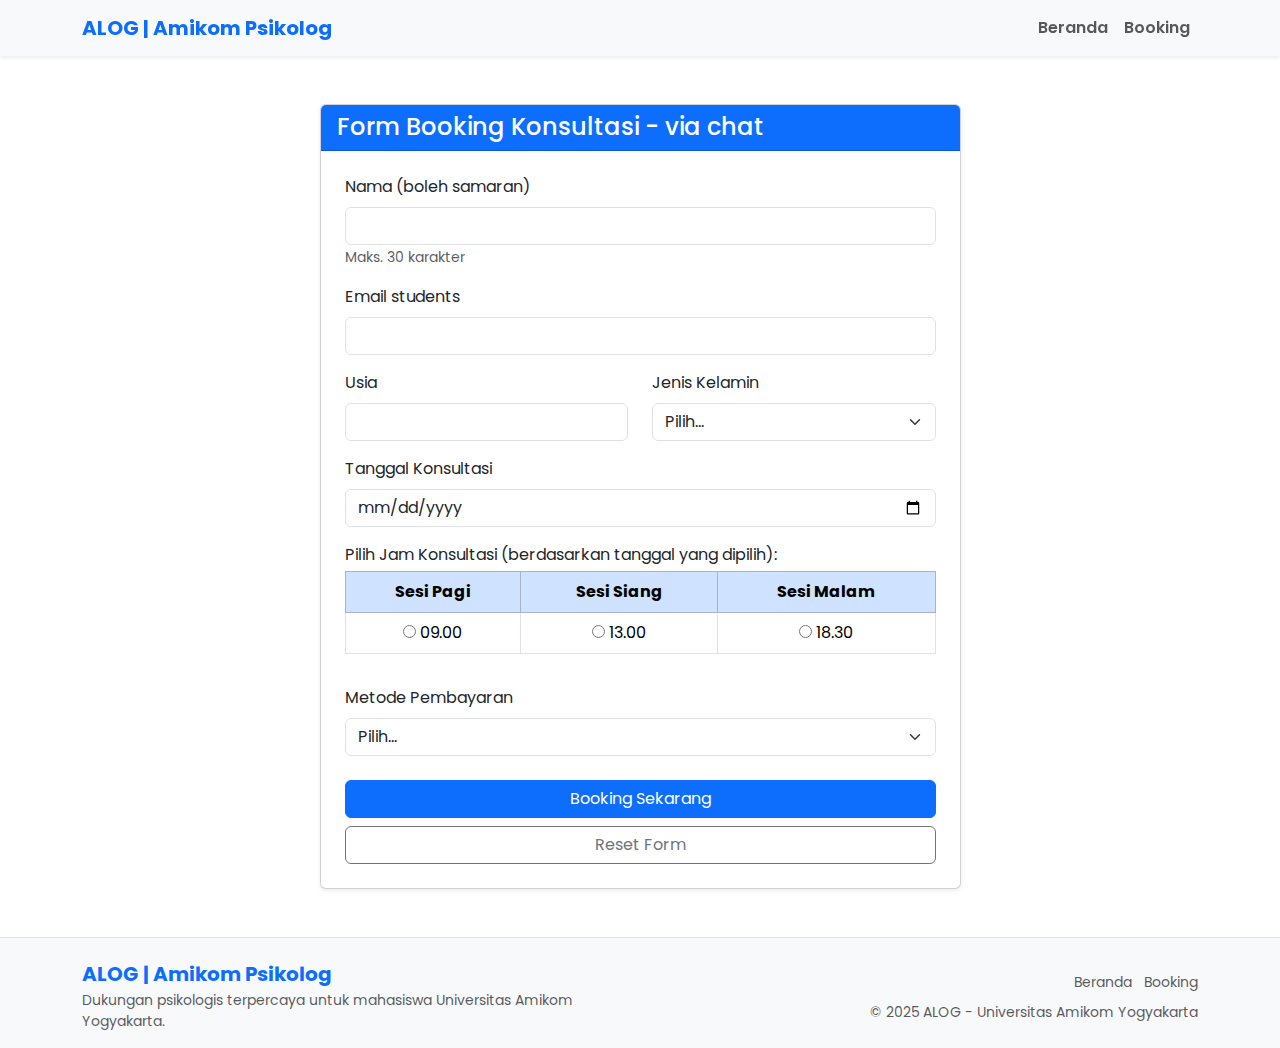
<file: form_booking_chat.html>
<!doctype html>
<html lang="id">
<head>
  <meta charset="utf-8">
  <meta name="viewport" content="width=device-width, initial-scale=1">
  <title>Booking Konsultasi | ALOG</title>
  <link href="https://cdn.jsdelivr.net/npm/bootstrap@5.3.3/dist/css/bootstrap.min.css" rel="stylesheet">
  <link href="https://fonts.googleapis.com/css2?family=Poppins:wght@400;600&display=swap" rel="stylesheet">
  <style>
    body {
      font-family: 'Poppins', sans-serif;
    }

    #konfirmasi {
      display: none;
      opacity: 0;
      transition: opacity 0.6s ease-in-out;
    }

    #konfirmasi.show {
      display: block;
      opacity: 1;
    }

      .booked {
  color: #adb5bd;
  text-decoration: line-through;
  cursor: not-allowed;
}

.booked input {
  cursor: not-allowed;
}
  </style>
</head>
<body>
  <!-- Navbar -->
  <nav class="navbar navbar-expand-lg bg-body-tertiary shadow-sm sticky-top">
    <div class="container">
      <a class="navbar-brand fw-bold text-primary" href="index.html">ALOG | Amikom Psikolog</a>
      <button class="navbar-toggler" data-bs-toggle="collapse" data-bs-target="#navbarNav">
        <span class="navbar-toggler-icon"></span>
      </button>
      <div class="collapse navbar-collapse" id="navbarNav">
        <ul class="navbar-nav ms-auto fw-semibold">
          <li class="nav-item"><a class="nav-link" href="index.html">Beranda</a></li>
          <li class="nav-item"><a class="nav-link" href="layanan.html">Booking</a></li>
        </ul>
      </div>
    </div>
  </nav>

  <!-- Main -->
  <main>
    <div class="container mt-5 mb-5">
      <div class="row justify-content-center">
        <div class="col-lg-7">
          <div class="card shadow-sm">
            <div class="card-header bg-primary text-white">
              <h4 class="mb-0">Form Booking Konsultasi - via chat</h4>
            </div>
            <div class="card-body p-4">
              <form id="bookingForm">
                <div class="mb-3">
                  <label for="nama" class="form-label">Nama (boleh samaran)</label>
                  <input type="text" maxlength="30" class="form-control" id="nama" required>
                  <small class="text-muted">Maks. 30 karakter</small>
                </div>

                <div class="mb-3">
                  <label for="email" class="form-label">Email students</label>
                  <input type="email" class="form-control" id="email" required>
                </div>

                <div class="row">
                  <div class="col-md-6 mb-3">
                    <label for="usia" class="form-label">Usia</label>
                    <input type="number" class="form-control" id="usia" min="1" required>
                  </div>
                  <div class="col-md-6 mb-3">
                    <label for="jk" class="form-label">Jenis Kelamin</label>
                    <select class="form-select" id="jk" required>
                      <option disabled selected>Pilih...</option>
                      <option value="Pria">Pria</option>
                      <option value="Wanita">Wanita</option>
                    </select>
                  </div>
                </div>

                <div class="mb-3">
                  <label for="tanggal" class="form-label">Tanggal Konsultasi</label>
                  <input type="date" class="form-control" id="tanggal" required>
                </div>

                <div class="table-responsive mb-3">
  <p class="form-label mb-1">Pilih Jam Konsultasi (berdasarkan tanggal yang dipilih):</p>
  <table class="table table-bordered text-center align-middle">
    <thead class="table-primary">
      <tr>
        <th>Sesi Pagi</th>
        <th>Sesi Siang</th>
        <th>Sesi Malam</th>
      </tr>
    </thead>
    <tbody>
      <tr>
        <td>
          <label><input type="radio" name="jadwal" value="09.00"> 09.00</label>
        </td>
        <td>
          <label><input type="radio" name="jadwal" value="13.00"> 13.00</label>
        </td>
        <td>
          <label><input type="radio" name="jadwal" value="18.30"> 18.30</label>
        </td>
      </tr>
    </tbody>
  </table>
</div>


                <div class="mb-3">
                  <label for="pembayaran" class="form-label">Metode Pembayaran</label>
                  <select class="form-select" id="pembayaran" required>
                    <option disabled selected>Pilih...</option>
                    <option>Transfer Bank</option>
                    <option>E-Wallet</option>
                    <option>Kartu Kredit</option>
                  </select>
                </div>

                <div class="d-grid gap-2 mt-4">
                  <button type="submit" class="btn btn-primary">Booking Sekarang</button>
                  <button type="reset" class="btn btn-outline-secondary">Reset Form</button>
                </div>
              </form>
            </div>
          </div>
        </div>
      </div>
    </div>

    <!-- Konfirmasi -->
    <div class="container mb-5" id="konfirmasi">
      <div class="row justify-content-center">
        <div class="col-lg-7">
          <div class="card shadow-sm">
            <div class="card-header bg-success text-white text-center">
              <h5>Booking Berhasil!</h5>
              <p>Halo <span id="namaOut"></span>, sesi kamu akan dilakukan pada <span id="tanggalOut"></span>.</p>
              <p>Reminder akan dikirimkan pada email <span id="emailOut"></span></p>
            </div>
            <div class="card-body">
              <p>Segera lakukan pembayaran ke:</p>
              <ul>
                <li><strong>Bank:</strong> BNI</li>
                <li><strong>Rekening:</strong> 1234567890</li>
                <li><strong>Nama:</strong> ALOG Amikom Psikolog</li>
              </ul>
              <div class="d-grid">
                <a href="video_call.html" class="btn btn-success">Lanjut ke Konsultasi</a>
              </div>
            </div>
          </div>
        </div>
      </div>
    </div>
  </main>

  <!-- Footer -->
  <footer class="bg-light border-top mt-5 pt-4 pb-3">
  <div class="container">
    <div class="row align-items-center text-center text-md-start">
      
      <div class="col-md-6 mb-3 mb-md-0">
        <h5 class="fw-bold text-primary mb-1">ALOG | Amikom Psikolog</h5>
        <p class="text-muted small mb-0">Dukungan psikologis terpercaya untuk mahasiswa Universitas Amikom Yogyakarta.</p>
      </div>
      
      <div class="col-md-6 text-md-end">
        <ul class="list-inline mb-2">
          <li class="list-inline-item"><a href="#hero" class="text-decoration-none text-muted small">Beranda</a></li>
          <li class="list-inline-item"><a href="layanan.html" class="text-decoration-none text-muted small">Booking</a></li>
        </ul>
        <p class="text-muted small mb-0">&copy; 2025 ALOG - Universitas Amikom Yogyakarta</p>
      </div>
    </div>
  </div>
</footer>
  <!-- Script -->
<script>
 const bookedSlots = {
  '2025-07-22': ['10.00'],                  
  '2025-07-23': ['13.00'],                  
  '2025-07-24': ['09.00'],                  
  '2025-07-25': ['14.00'],                  
  '2025-07-26': ['10.00']                 
};

  const dateInput = document.getElementById('tanggal');
  const timeSlots = document.querySelectorAll('input[name="jadwal"]');

  function updateAvailability() {
    const selectedDate = dateInput.value;
    const slotsForDate = bookedSlots[selectedDate] || [];

    timeSlots.forEach(slot => {
      const label = slot.parentElement; 
      const isBooked = slotsForDate.includes(slot.value);

      if (isBooked) {
        slot.disabled = true;
        if (slot.checked) {
          slot.checked = false;
        }
        label.classList.add('booked');
      } else {
        slot.disabled = false;
        label.classList.remove('booked');
      }
    });
  }

  dateInput.addEventListener('change', updateAvailability);
  document.getElementById('bookingForm').addEventListener('reset', () => {
    setTimeout(updateAvailability, 0);
  });
  
  updateAvailability();

  document.getElementById('bookingForm').addEventListener('submit', function (e) {
    e.preventDefault();

    const nama = document.getElementById('nama').value.trim();
    const email = document.getElementById('email').value.trim();
    const tanggal = document.getElementById('tanggal').value;
    const jadwal = document.querySelector('input[name="jadwal"]:checked');

    const emailPattern = /^[a-zA-Z0-9._%+-]+@students\.amikom\.ac\.id$/;
    if (!emailPattern.test(email)) {
      alert('Gunakan email @students.amikom.ac.id yang valid.');
      return;
    }

    const today = new Date();
    const selectedDate = new Date(tanggal);
    today.setHours(0, 0, 0, 0);

    if (selectedDate < today) {
      alert('Tanggal konsultasi tidak boleh di masa lalu.');
      return;
    }

    if (!jadwal) {
      alert('Silakan pilih jadwal konsultasi yang tersedia.');
      return;
    }

    const hariIndo = ['Minggu', 'Senin', 'Selasa', 'Rabu', 'Kamis', 'Jumat', 'Sabtu'];
    const hari = hariIndo[selectedDate.getDay()];

    const optionsTanggal = { day: 'numeric', month: 'long', year: 'numeric' };
    const tanggalFormatted = selectedDate.toLocaleDateString('id-ID', optionsTanggal);

    document.getElementById('namaOut').textContent = nama;
    document.getElementById('tanggalOut').textContent = `${hari}, ${tanggalFormatted} (${jadwal.value})`;
    document.getElementById('emailOut').textContent = email;

    const konfirmasi = document.getElementById('konfirmasi');
    konfirmasi.classList.add('show');
    konfirmasi.scrollIntoView({ behavior: 'smooth' });
  });
</script>

  <script src="https://cdn.jsdelivr.net/npm/bootstrap@5.3.3/dist/js/bootstrap.bundle.min.js"></script>
</body>
</html>
</file>
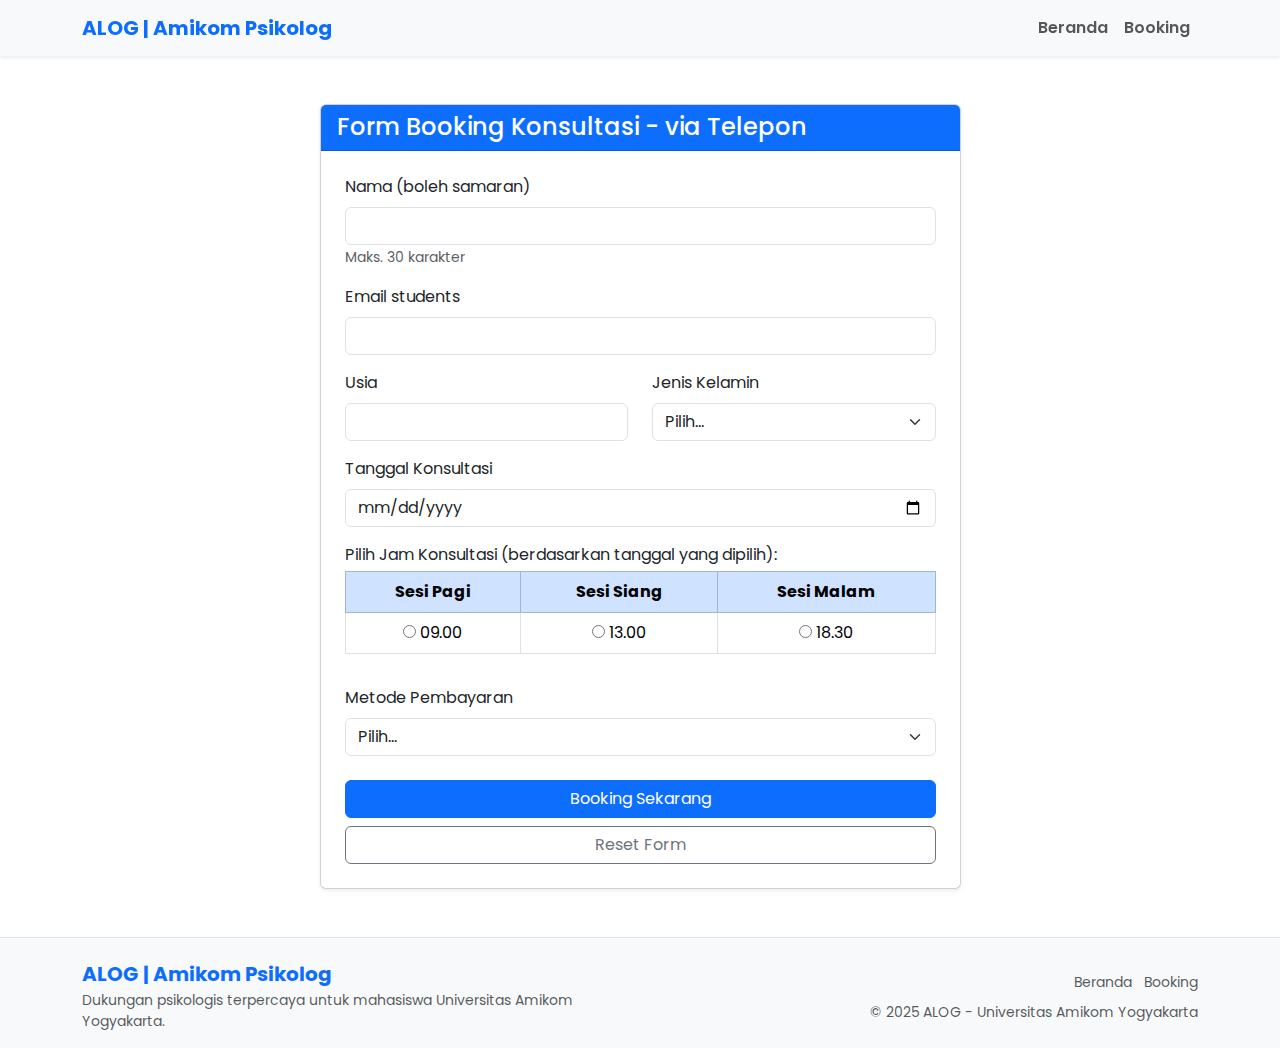
<file: form_booking_telpon.html>
<!doctype html>
<html lang="id">
<head>
  <meta charset="utf-8">
  <meta name="viewport" content="width=device-width, initial-scale=1">
  <title>Booking Konsultasi | ALOG</title>
  <link href="https://cdn.jsdelivr.net/npm/bootstrap@5.3.3/dist/css/bootstrap.min.css" rel="stylesheet">
  <link href="https://fonts.googleapis.com/css2?family=Poppins:wght@400;600&display=swap" rel="stylesheet">
  <style>
    body {
      font-family: 'Poppins', sans-serif;
    }

    #konfirmasi {
      display: none;
      opacity: 0;
      transition: opacity 0.6s ease-in-out;
    }

    #konfirmasi.show {A
      display: block;
      opacity: 1;
    }

     .booked {
  color: #adb5bd; /* Warna abu-abu */
  text-decoration: line-through; /* Coret teks */
  cursor: not-allowed; /* Ubah kursor saat dihover */
}

.booked input {
  cursor: not-allowed;
}
  </style>
</head>
<body>
  <!-- Navbar -->
  <nav class="navbar navbar-expand-lg bg-body-tertiary shadow-sm sticky-top">
    <div class="container">
      <a class="navbar-brand fw-bold text-primary" href="index.html">ALOG | Amikom Psikolog</a>
      <button class="navbar-toggler" data-bs-toggle="collapse" data-bs-target="#navbarNav">
        <span class="navbar-toggler-icon"></span>
      </button>
      <div class="collapse navbar-collapse" id="navbarNav">
        <ul class="navbar-nav ms-auto fw-semibold">
          <li class="nav-item"><a class="nav-link" href="index.html">Beranda</a></li>
          <li class="nav-item"><a class="nav-link" href="layanan.html">Booking</a></li>
        </ul>
      </div>
    </div>
  </nav>

  <!-- Main -->
  <main>
    <div class="container mt-5 mb-5">
      <div class="row justify-content-center">
        <div class="col-lg-7">
          <div class="card shadow-sm">
            <div class="card-header bg-primary text-white">
              <h4 class="mb-0">Form Booking Konsultasi - via Telepon</h4>
            </div>
            <div class="card-body p-4">
              <form id="bookingForm">
                <div class="mb-3">
                  <label for="nama" class="form-label">Nama (boleh samaran)</label>
                  <input type="text" maxlength="30" class="form-control" id="nama" required>
                  <small class="text-muted">Maks. 30 karakter</small>
                </div>

                <div class="mb-3">
                  <label for="email" class="form-label">Email students</label>
                  <input type="email" class="form-control" id="email" required>
                </div>

                <div class="row">
                  <div class="col-md-6 mb-3">
                    <label for="usia" class="form-label">Usia</label>
                    <input type="number" class="form-control" id="usia" min="1" required>
                  </div>
                  <div class="col-md-6 mb-3">
                    <label for="jk" class="form-label">Jenis Kelamin</label>
                    <select class="form-select" id="jk" required>
                      <option disabled selected>Pilih...</option>
                      <option value="Pria">Pria</option>
                      <option value="Wanita">Wanita</option>
                    </select>
                  </div>
                </div>

                <div class="mb-3">
                  <label for="tanggal" class="form-label">Tanggal Konsultasi</label>
                  <input type="date" class="form-control" id="tanggal" required>
                </div>

                <div class="table-responsive mb-3">
  <p class="form-label mb-1">Pilih Jam Konsultasi (berdasarkan tanggal yang dipilih):</p>
  <table class="table table-bordered text-center align-middle">
    <thead class="table-primary">
      <tr>
        <th>Sesi Pagi</th>
        <th>Sesi Siang</th>
        <th>Sesi Malam</th>
      </tr>
    </thead>
    <tbody>
      <tr>
        <td>
          <label><input type="radio" name="jadwal" value="09.00"> 09.00</label>
        </td>
        <td>
          <label><input type="radio" name="jadwal" value="13.00"> 13.00</label>
        </td>
        <td>
          <label><input type="radio" name="jadwal" value="18.30"> 18.30</label>
        </td>
      </tr>
    </tbody>
  </table>
</div>


                <div class="mb-3">
                  <label for="pembayaran" class="form-label">Metode Pembayaran</label>
                  <select class="form-select" id="pembayaran" required>
                    <option disabled selected>Pilih...</option>
                    <option>Transfer Bank</option>
                    <option>E-Wallet</option>
                    <option>Kartu Kredit</option>
                  </select>
                </div>

                <div class="d-grid gap-2 mt-4">
                  <button type="submit" class="btn btn-primary">Booking Sekarang</button>
                  <button type="reset" class="btn btn-outline-secondary">Reset Form</button>
                </div>
              </form>
            </div>
          </div>
        </div>
      </div>
    </div>

    <!-- Konfirmasi -->
    <div class="container mb-5" id="konfirmasi">
      <div class="row justify-content-center">
        <div class="col-lg-7">
          <div class="card shadow-sm">
            <div class="card-header bg-success text-white text-center">
              <h5>Booking Berhasil!</h5>
              <p>Halo <span id="namaOut"></span>, sesi kamu akan dilakukan pada <span id="tanggalOut"></span>.</p>
              <p>Reminder akan dikirimkan pada email <span id="emailOut"></span></p>
            </div>
            <div class="card-body">
              <p>Segera lakukan pembayaran ke:</p>
              <ul>
                <li><strong>Bank:</strong> BNI</li>
                <li><strong>Rekening:</strong> 1234567890</li>
                <li><strong>Nama:</strong> ALOG Amikom Psikolog</li>
              </ul>
              <div class="d-grid">
                <a href="telephon.html" class="btn btn-success">Lanjut ke Konsultasi</a>
              </div>
            </div>
          </div>
        </div>
      </div>
    </div>
  </main>

  <!-- Footer -->
  <footer class="bg-light border-top mt-5 pt-4 pb-3">
  <div class="container">
    <div class="row align-items-center text-center text-md-start">
      
      <div class="col-md-6 mb-3 mb-md-0">
        <h5 class="fw-bold text-primary mb-1">ALOG | Amikom Psikolog</h5>
        <p class="text-muted small mb-0">Dukungan psikologis terpercaya untuk mahasiswa Universitas Amikom Yogyakarta.</p>
      </div>
      
      <div class="col-md-6 text-md-end">
        <ul class="list-inline mb-2">
          <li class="list-inline-item"><a href="#hero" class="text-decoration-none text-muted small">Beranda</a></li>
          <li class="list-inline-item"><a href="layanan.html" class="text-decoration-none text-muted small">Booking</a></li>
        </ul>
        <p class="text-muted small mb-0">&copy; 2025 ALOG - Universitas Amikom Yogyakarta</p>
      </div>
    </div>
  </div>
</footer>

<script>
  // --- AWAL BAGIAN BARU ---

  // 1. Data Simulasi Jadwal yang Sudah Terisi (Contoh)
  // Formatnya: 'YYYY-MM-DD': ['jam', 'jam']
  const bookedSlots = {
    '2025-07-15': ['09.00', '18.30'], // Tanggal 15 Juli, jam 09.00 & 18.30 terisi
    '2025-07-16': ['13.00'],          // Tanggal 16 Juli, jam 13.00 terisi
    '2025-07-18': ['09.00', '13.00', '18.30'] // Tanggal 18 Juli, semua sesi terisi
  };

  const dateInput = document.getElementById('tanggal');
  const timeSlots = document.querySelectorAll('input[name="jadwal"]');

  // 2. Fungsi untuk memperbarui ketersediaan jadwal
  function updateAvailability() {
    const selectedDate = dateInput.value;
    const slotsForDate = bookedSlots[selectedDate] || []; // Ambil jadwal terisi, atau array kosong jika tanggal bebas

    timeSlots.forEach(slot => {
      const label = slot.parentElement; // Ambil elemen <label> pembungkusnya
      const isBooked = slotsForDate.includes(slot.value);

      if (isBooked) {
        slot.disabled = true; // Nonaktifkan radio button
        if (slot.checked) {
          slot.checked = false; // Batalkan pilihan jika slot ini sedang dipilih
        }
        label.classList.add('booked'); // Tambahkan class 'booked' untuk styling
      } else {
        slot.disabled = false; // Aktifkan radio button
        label.classList.remove('booked'); // Hapus class 'booked'
      }
    });
  }

  // 3. Panggil fungsi saat tanggal berubah atau form di-reset
  dateInput.addEventListener('change', updateAvailability);
  document.getElementById('bookingForm').addEventListener('reset', () => {
    // Beri sedikit jeda agar form selesai di-reset sebelum memperbarui
    setTimeout(updateAvailability, 0);
  });
  
  // Panggil sekali saat halaman dimuat untuk inisialisasi
  updateAvailability();

  // --- AKHIR BAGIAN BARU ---


  // Kode form submission Anda (tidak ada perubahan di sini)
  document.getElementById('bookingForm').addEventListener('submit', function (e) {
    e.preventDefault();

    const nama = document.getElementById('nama').value.trim();
    const email = document.getElementById('email').value.trim();
    const tanggal = document.getElementById('tanggal').value;
    const jadwal = document.querySelector('input[name="jadwal"]:checked');

    // Validasi email @students.amikom.ac.id
    const emailPattern = /^[a-zA-Z0-9._%+-]+@students\.amikom\.ac\.id$/;
    if (!emailPattern.test(email)) {
      alert('Gunakan email @students.amikom.ac.id yang valid.');
      return;
    }

    // Validasi tanggal tidak boleh di masa lalu
    const today = new Date();
    const selectedDate = new Date(tanggal);
    today.setHours(0, 0, 0, 0);

    if (selectedDate < today) {
      alert('Tanggal konsultasi tidak boleh di masa lalu.');
      return;
    }

    if (!jadwal) {
      alert('Silakan pilih jadwal konsultasi yang tersedia.');
      return;
    }

    // Konversi tanggal ke format hari, tanggal lokal
    const hariIndo = ['Minggu', 'Senin', 'Selasa', 'Rabu', 'Kamis', 'Jumat', 'Sabtu'];
    const hari = hariIndo[selectedDate.getDay()];

    const optionsTanggal = { day: 'numeric', month: 'long', year: 'numeric' };
    const tanggalFormatted = selectedDate.toLocaleDateString('id-ID', optionsTanggal);

    // Output ke elemen konfirmasi
    document.getElementById('namaOut').textContent = nama;
    document.getElementById('tanggalOut').textContent = `${hari}, ${tanggalFormatted} (${jadwal.value})`;
    document.getElementById('emailOut').textContent = email;

    const konfirmasi = document.getElementById('konfirmasi');
    konfirmasi.classList.add('show');
    konfirmasi.scrollIntoView({ behavior: 'smooth' });
  });
</script>
</file>
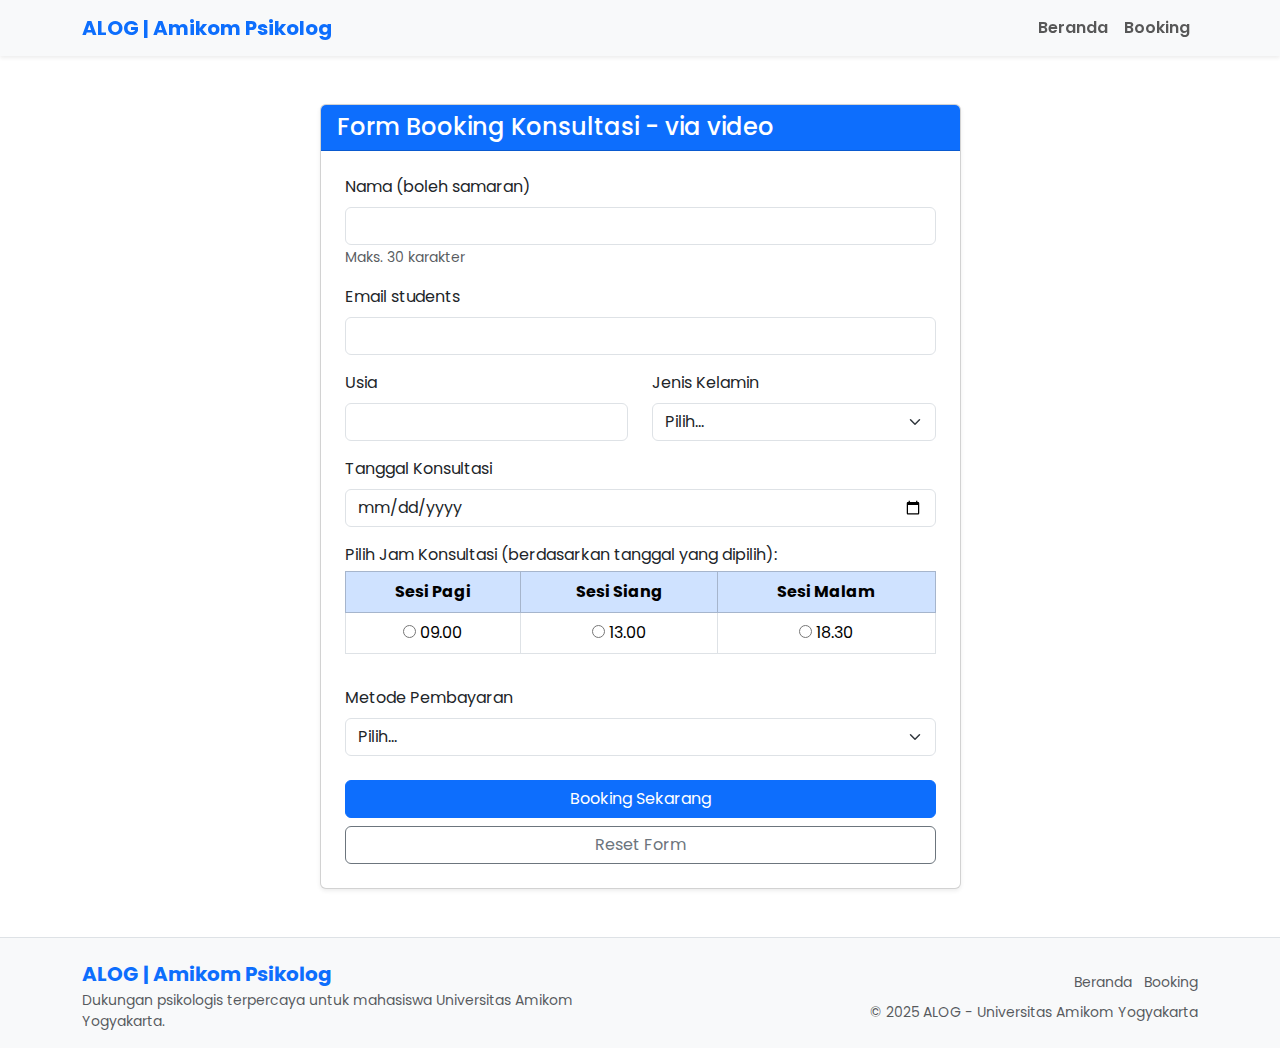
<file: form_booking_video.html>
<!doctype html>
<html lang="id">
<head>
  <meta charset="utf-8">
  <meta name="viewport" content="width=device-width, initial-scale=1">
  <title>Booking Konsultasi | ALOG</title>
  <link href="https://cdn.jsdelivr.net/npm/bootstrap@5.3.3/dist/css/bootstrap.min.css" rel="stylesheet">
  <link href="https://fonts.googleapis.com/css2?family=Poppins:wght@400;600&display=swap" rel="stylesheet">
  <style>
    body {
      font-family: 'Poppins', sans-serif;
    }

    #konfirmasi {
      display: none;
      opacity: 0;
      transition: opacity 0.6s ease-in-out;
    }

    #konfirmasi.show {
      display: block;
      opacity: 1;
    }

    .booked {
      color: #adb5bd;
      text-decoration: line-through;
      cursor: not-allowed;
    }

    .booked input {
      cursor: not-allowed;
    }
  </style>
</head>
<body>
  <!-- Navbar -->
  <nav class="navbar navbar-expand-lg bg-body-tertiary shadow-sm sticky-top">
    <div class="container">
      <a class="navbar-brand fw-bold text-primary" href="index.html">ALOG | Amikom Psikolog</a>
      <button class="navbar-toggler" data-bs-toggle="collapse" data-bs-target="#navbarNav">
        <span class="navbar-toggler-icon"></span>
      </button>
      <div class="collapse navbar-collapse" id="navbarNav">
        <ul class="navbar-nav ms-auto fw-semibold">
          <li class="nav-item"><a class="nav-link" href="index.html">Beranda</a></li>
          <li class="nav-item"><a class="nav-link" href="layanan.html">Booking</a></li>
        </ul>
      </div>
    </div>
  </nav>

  <!-- Main -->
  <main>
    <div class="container mt-5 mb-5">
      <div class="row justify-content-center">
        <div class="col-lg-7">
          <div class="card shadow-sm">
            <div class="card-header bg-primary text-white">
              <h4 class="mb-0">Form Booking Konsultasi - via video</h4>
            </div>
            <div class="card-body p-4">
              <form id="bookingForm">
                <div class="mb-3">
                  <label for="nama" class="form-label">Nama (boleh samaran)</label>
                  <input type="text" maxlength="30" class="form-control" id="nama" required>
                  <small class="text-muted">Maks. 30 karakter</small>
                </div>

                <div class="mb-3">
                  <label for="email" class="form-label">Email students</label>
                  <input type="email" class="form-control" id="email" required>
                </div>

                <div class="row">
                  <div class="col-md-6 mb-3">
                    <label for="usia" class="form-label">Usia</label>
                    <input type="number" class="form-control" id="usia" min="1" required>
                  </div>
                  <div class="col-md-6 mb-3">
                    <label for="jk" class="form-label">Jenis Kelamin</label>
                    <select class="form-select" id="jk" required>
                      <option disabled selected>Pilih...</option>
                      <option value="Pria">Pria</option>
                      <option value="Wanita">Wanita</option>
                    </select>
                  </div>
                </div>

                <div class="mb-3">
                  <label for="tanggal" class="form-label">Tanggal Konsultasi</label>
                  <input type="date" class="form-control" id="tanggal" required>
                </div>

                <div class="table-responsive mb-3">
                  <p class="form-label mb-1">Pilih Jam Konsultasi (berdasarkan tanggal yang dipilih):</p>
                  <table class="table table-bordered text-center align-middle">
                    <thead class="table-primary">
                      <tr>
                        <th>Sesi Pagi</th>
                        <th>Sesi Siang</th>
                        <th>Sesi Malam</th>
                      </tr>
                    </thead>
                    <tbody>
                      <tr>
                        <td><label><input type="radio" name="jadwal" value="09.00"> 09.00</label></td>
                        <td><label><input type="radio" name="jadwal" value="13.00"> 13.00</label></td>
                        <td><label><input type="radio" name="jadwal" value="18.30"> 18.30</label></td>
                      </tr>
                    </tbody>
                  </table>
                </div>

                <div class="mb-3">
                  <label for="pembayaran" class="form-label">Metode Pembayaran</label>
                  <select class="form-select" id="pembayaran" required>
                    <option disabled selected>Pilih...</option>
                    <option>Transfer Bank</option>
                    <option>E-Wallet</option>
                    <option>Kartu Kredit</option>
                  </select>
                </div>

                <div class="d-grid gap-2 mt-4">
                  <button type="submit" class="btn btn-primary">Booking Sekarang</button>
                  <button type="reset" class="btn btn-outline-secondary">Reset Form</button>
                </div>
              </form>
            </div>
          </div>
        </div>
      </div>
    </div>

    <!-- Konfirmasi -->
    <div class="container mb-5" id="konfirmasi">
      <div class="row justify-content-center">
        <div class="col-lg-7">
          <div class="card shadow-sm">
            <div class="card-header bg-success text-white text-center">
              <h5>Booking Berhasil!</h5>
              <p>Halo <span id="namaOut"></span>, sesi kamu akan dilakukan pada <span id="tanggalOut"></span>.</p>
              <p>Reminder akan dikirimkan pada email <span id="emailOut"></span></p>
            </div>
            <div class="card-body">
              <p>Segera lakukan pembayaran ke:</p>
              <ul>
                <li><strong>Bank:</strong> BNI</li>
                <li><strong>Rekening:</strong> 1234567890</li>
                <li><strong>Nama:</strong> ALOG Amikom Psikolog</li>
              </ul>
              <div class="d-grid">
                <a href="video_call.html" class="btn btn-success">Lanjut ke Konsultasi</a>
              </div>
            </div>
          </div>
        </div>
      </div>
    </div>
  </main>

  <!-- Footer -->
  <footer class="bg-light border-top mt-5 pt-4 pb-3">
    <div class="container">
      <div class="row align-items-center text-center text-md-start">
        <div class="col-md-6 mb-3 mb-md-0">
          <h5 class="fw-bold text-primary mb-1">ALOG | Amikom Psikolog</h5>
          <p class="text-muted small mb-0">Dukungan psikologis terpercaya untuk mahasiswa Universitas Amikom Yogyakarta.</p>
        </div>
        <div class="col-md-6 text-md-end">
          <ul class="list-inline mb-2">
            <li class="list-inline-item"><a href="index.html" class="text-decoration-none text-muted small">Beranda</a></li>
            <li class="list-inline-item"><a href="layanan.html" class="text-decoration-none text-muted small">Booking</a></li>
          </ul>
          <p class="text-muted small mb-0">&copy; 2025 ALOG - Universitas Amikom Yogyakarta</p>
        </div>
      </div>
    </div>
  </footer>

  <!-- Script -->
  <script>
    const bookedSlots = {
      '2025-07-22': ['09.00'],
      '2025-07-23': ['13.00'],
      '2025-07-24': ['18.30'],
      '2025-07-25': ['13.00'],
      '2025-07-26': ['09.00']
    };

    const dateInput = document.getElementById('tanggal');
    const timeSlots = document.querySelectorAll('input[name="jadwal"]');

    function updateAvailability() {
      const selectedDate = dateInput.value;
      const slotsForDate = bookedSlots[selectedDate] || [];

      timeSlots.forEach(slot => {
        const label = slot.parentElement;
        const isBooked = slotsForDate.includes(slot.value);

        if (isBooked) {
          slot.disabled = true;
          if (slot.checked) slot.checked = false;
          label.classList.add('booked');
        } else {
          slot.disabled = false;
          label.classList.remove('booked');
        }
      });
    }

    dateInput.addEventListener('change', updateAvailability);
    document.getElementById('bookingForm').addEventListener('reset', () => {
      setTimeout(updateAvailability, 0);
    });

    updateAvailability();

    document.getElementById('bookingForm').addEventListener('submit', function (e) {
      e.preventDefault();

      const nama = document.getElementById('nama').value.trim();
      const email = document.getElementById('email').value.trim();
      const tanggal = document.getElementById('tanggal').value;
      const jadwal = document.querySelector('input[name="jadwal"]:checked');

      const emailPattern = /^[a-zA-Z0-9._%+-]+@students\.amikom\.ac\.id$/;
      if (!emailPattern.test(email)) {
        alert('Gunakan email @students.amikom.ac.id yang valid.');
        return;
      }

      const today = new Date();
      const selectedDate = new Date(tanggal);
      today.setHours(0, 0, 0, 0);

      if (selectedDate < today) {
        alert('Tanggal konsultasi tidak boleh di masa lalu.');
        return;
      }

      if (!jadwal) {
        alert('Silakan pilih jadwal konsultasi yang tersedia.');
        return;
      }

      const hariIndo = ['Minggu', 'Senin', 'Selasa', 'Rabu', 'Kamis', 'Jumat', 'Sabtu'];
      const hari = hariIndo[selectedDate.getDay()];

      const optionsTanggal = { day: 'numeric', month: 'long', year: 'numeric' };
      const tanggalFormatted = selectedDate.toLocaleDateString('id-ID', optionsTanggal);

      document.getElementById('namaOut').textContent = nama;
      document.getElementById('tanggalOut').textContent = `${hari}, ${tanggalFormatted} (${jadwal.value})`;
      document.getElementById('emailOut').textContent = email;

      const konfirmasi = document.getElementById('konfirmasi');
      konfirmasi.classList.add('show');
      konfirmasi.scrollIntoView({ behavior: 'smooth' });
    });
  </script>

  <script src="https://cdn.jsdelivr.net/npm/bootstrap@5.3.3/dist/js/bootstrap.bundle.min.js"></script>
</body>
</html>
</file>
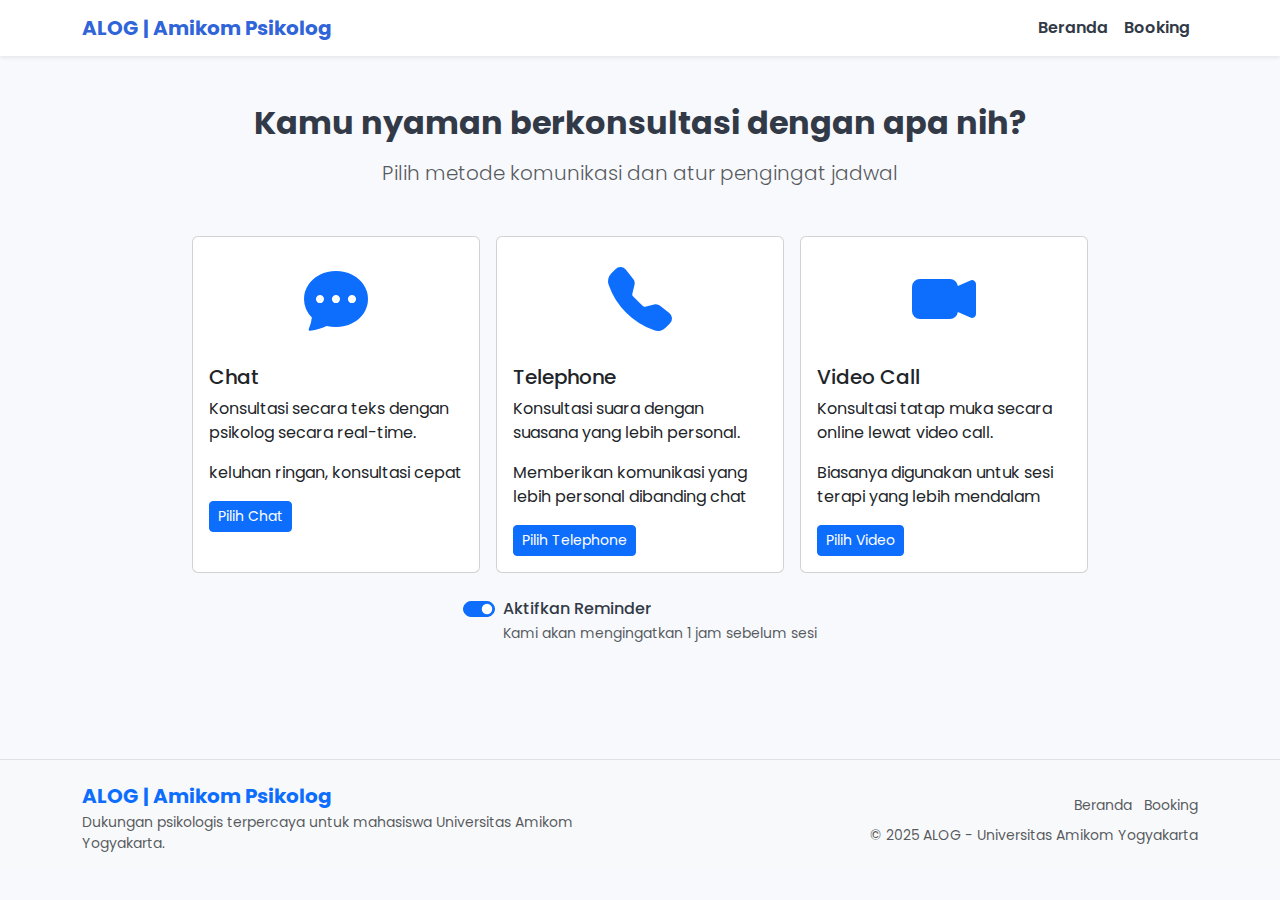
<file: layanan.html>
<!doctype html>
<html lang="id">
<head>
    <meta charset="utf-8">
    <meta name="viewport" content="width=device-width, initial-scale=1">
    <title>Homepage ALOG | Amikom Psikolog</title>
    
    <link href="https://cdn.jsdelivr.net/npm/bootstrap@5.3.3/dist/css/bootstrap.min.css" rel="stylesheet">
    <link rel="stylesheet" href="https://cdn.jsdelivr.net/npm/bootstrap-icons@1.11.3/font/bootstrap-icons.min.css">
    <link rel="stylesheet" href="style.css">

    <link rel="preconnect" href="https://fonts.googleapis.com">
    <link rel="preconnect" href="https://fonts.gstatic.com" crossorigin>
    <link href="https://fonts.googleapis.com/css2?family=Poppins:wght@400;600;700&display=swap" rel="stylesheet">
</head>
<body>

    <nav class="navbar navbar-expand-lg bg-body-tertiary shadow-sm sticky-top">
        <div class="container">
            <a class="navbar-brand fw-bold text-primary" href="index.html">ALOG | Amikom Psikolog</a>
            <button class="navbar-toggler" type="button" data-bs-toggle="collapse" data-bs-target="#navbarNav">
                <span class="navbar-toggler-icon"></span>
            </button>
            <div class="collapse navbar-collapse" id="navbarNav">
                <ul class="navbar-nav ms-auto fw-semibold">
                    <li class="nav-item"><a class="nav-link" href="index.html">Beranda</a></li>
                    <li class="nav-item"><a class="nav-link" href="layanan.html">Booking</a></li>
                </ul>
            </div>
        </div>
    </nav>

    <main>
        <div class="container py-5">
        <div class="text-center mb-5">
            <h1 class="h2 fw-bold mb-3">Kamu nyaman berkonsultasi dengan apa nih?</h1>
            <p class="lead text-muted">Pilih metode komunikasi dan atur pengingat jadwal</p>
        </div>
        <div class="d-flex justify-content-center gap-3 flex-wrap mb-4">
            <div class="card" style="width: 18rem;">
                <div class="d-flex justify-content-center mt-3">
                    <i class="bi bi-chat-dots-fill text-primary" style="font-size: 4rem;"></i>
                    </div>
                <div class="card-body">
                    <h5 class="card-title">Chat</h5>
                    <p class="card-text">Konsultasi secara teks dengan psikolog secara real-time.</p>
                    <p class="card-text">keluhan ringan, konsultasi cepat</p>
                    <a href="Paket_Chat.html" class="btn btn-primary btn-sm">Pilih Chat</a>
                </div>
            </div>
            <div class="card" style="width: 18rem;">
                <div class="d-flex justify-content-center mt-3">
                    <i class="bi bi-telephone-fill text-primary" style="font-size: 4rem;"></i>
                    </div>
                <div class="card-body">
                    <h5 class="card-title">Telephone</h5>
                    <p class="card-text">Konsultasi suara dengan suasana yang lebih personal.</p>
                    <p class="card-text">Memberikan komunikasi yang lebih personal dibanding chat</p>
                    <a href="Paket_Telpon.html" class="btn btn-primary btn-sm">Pilih Telephone</a>
                </div>
            </div>
            <div class="card" style="width: 18rem;">
                <div class="d-flex justify-content-center mt-3">
                    <i class="bi bi-camera-video-fill text-primary" style="font-size: 4rem;"></i>
                    </div>
                <div class="card-body">
                    <h5 class="card-title">Video Call</h5>
                    <p class="card-text">Konsultasi tatap muka secara online lewat video call.</p>
                    <p class="card-text">Biasanya digunakan untuk sesi terapi yang lebih mendalam</p>
                    <a href="Paket_Videocall.html" class="btn btn-primary btn-sm">Pilih Video</a>
                </div>
            </div>
        </div>

        <div class="mb-3 d-flex justify-content-center">
            <div class="reminder-card">
                <div class="form-check form-switch">
                <input class="form-check-input" type="checkbox" name="reminder" id="reminder" checked>
                <label class="form-check-label" for="reminder">
                    <span class="fw-medium d-block">Aktifkan Reminder</span>
                    <small class="text-muted">Kami akan mengingatkan 1 jam sebelum sesi</small>
                </label>
                </div>
            </div>
            </div>

    </div>
    </main>

    <footer class="bg-light border-top mt-5 pt-4 pb-3">
  <div class="container">
    <div class="row align-items-center text-center text-md-start">
      
      <div class="col-md-6 mb-3 mb-md-0">
        <h5 class="fw-bold text-primary mb-1">ALOG | Amikom Psikolog</h5>
        <p class="text-muted small mb-0">Dukungan psikologis terpercaya untuk mahasiswa Universitas Amikom Yogyakarta.</p>
      </div>
      
      <div class="col-md-6 text-md-end">
        <ul class="list-inline mb-2">
          <li class="list-inline-item"><a href="#hero" class="text-decoration-none text-muted small">Beranda</a></li>
          <li class="list-inline-item"><a href="layanan.html" class="text-decoration-none text-muted small">Booking</a></li>
        </ul>
        <p class="text-muted small mb-0">&copy; 2025 ALOG - Universitas Amikom Yogyakarta</p>
      </div>
    </div>
  </div>
</footer>

    <script src="https://cdn.jsdelivr.net/npm/bootstrap@5.3.3/dist/js/bootstrap.bundle.min.js"></script>
</body>
</html>
</file>
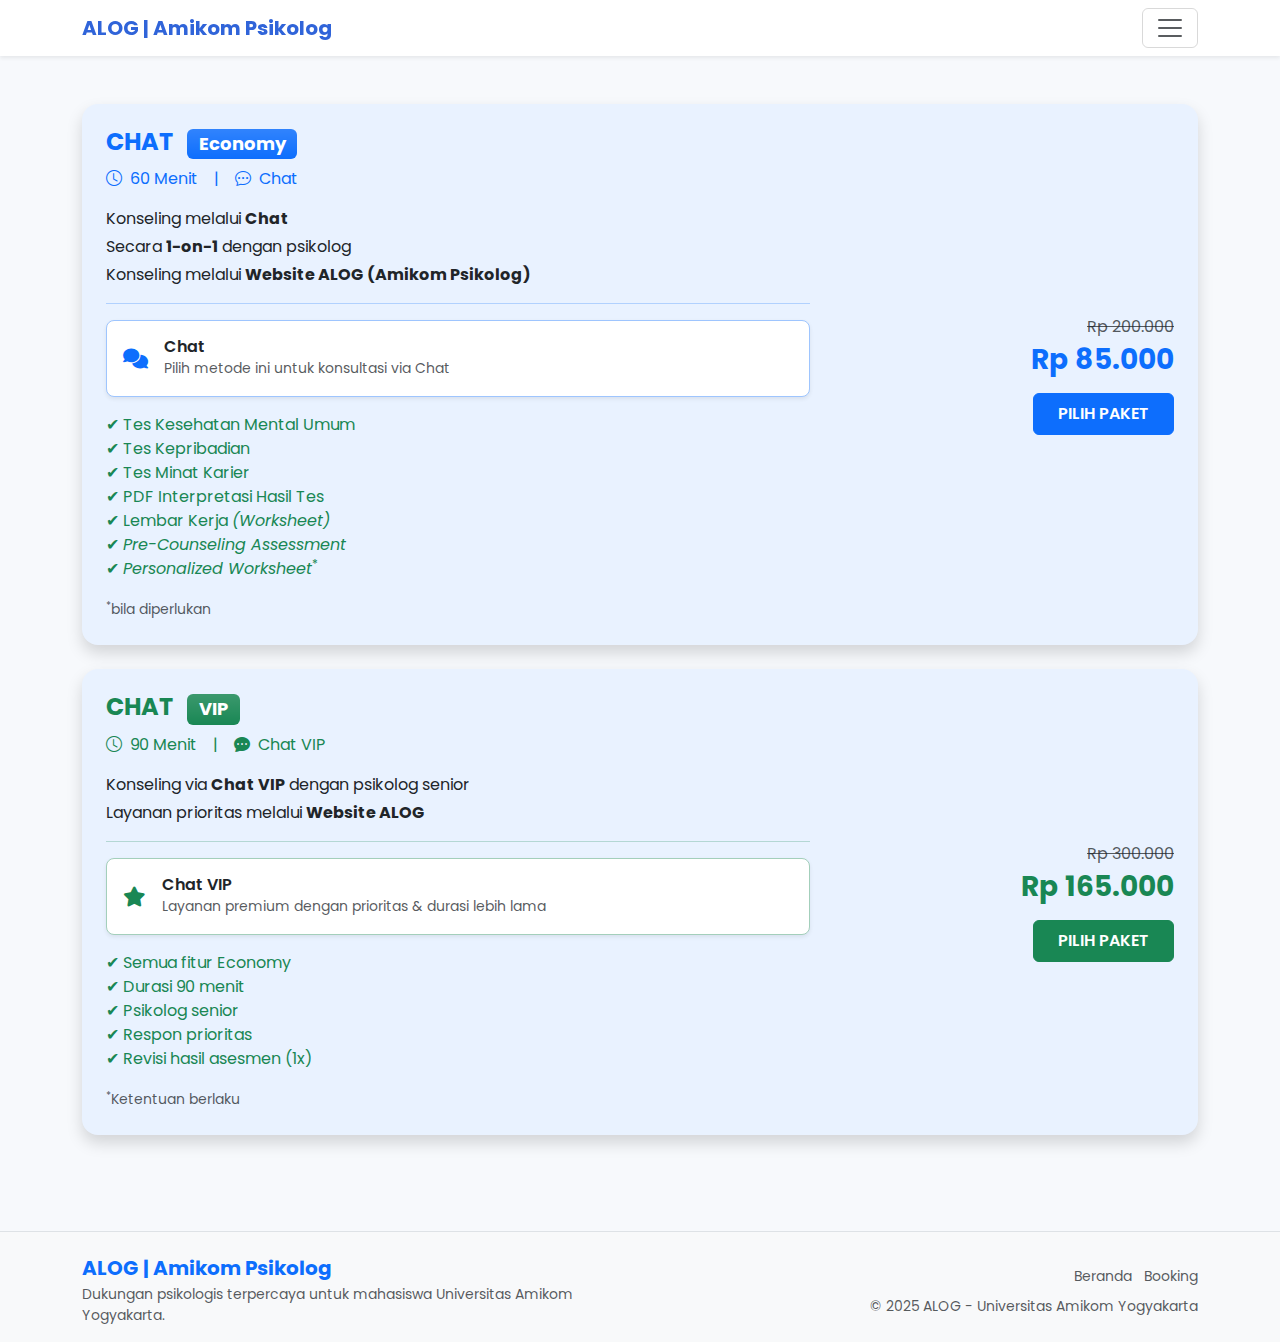
<file: Paket_Chat.html>
<!DOCTYPE html>
<html lang="id">
<head>
  <meta charset="UTF-8" />
  <meta name="viewport" content="width=device-width, initial-scale=1.0" />
  <title>Paket Chat</title>

  <!-- Bootstrap CSS -->
  <link href="https://cdn.jsdelivr.net/npm/bootstrap@5.3.3/dist/css/bootstrap.min.css" rel="stylesheet" />
  <link href="https://cdn.jsdelivr.net/npm/bootstrap-icons@1.10.5/font/bootstrap-icons.css" rel="stylesheet">
  <link href="https://cdnjs.cloudflare.com/ajax/libs/font-awesome/6.5.0/css/all.min.css" rel="stylesheet">
  <link rel="stylesheet" href="style.css">

  <!-- Google Fonts (Poppins) -->
  <link rel="preconnect" href="https://fonts.googleapis.com">
  <link rel="preconnect" href="https://fonts.gstatic.com" crossorigin>
  <link href="https://fonts.googleapis.com/css2?family=Poppins:wght@400;600;700&display=swap" rel="stylesheet">

</head>

<body>
<!-- Navbar -->
<nav class="navbar navbar-expa5nd-lg bg-body-tertiary shadow-sm sticky-top">
  <div class="container">
    <a class="navbar-brand fw-bold text-primary" href="index.html">ALOG | Amikom Psikolog</a>
    <button class="navbar-toggler" type="button" data-bs-toggle="collapse" data-bs-target="#navbarNav">
      <span class="navbar-toggler-icon"></span>
    </button>
    <div class="collapse navbar-collapse" id="navbarNav">
      <ul class="navbar-nav ms-auto fw-semibold">
        <li class="nav-item"><a class="nav-link" href="index.html">Beranda</a></li>
        <li class="nav-item"><a class="nav-link" href="layanan.html">Booking</a></li>
      </ul>
    </div>
  </div>
</nav>


<div class="container my-5">

  <!-- Paket 1: Chat Economy -->
  <div class="card card-custom shadow rounded-4 p-4 mb-4">
    <div class="row">
      <div class="col-md-8">
        <h4 class="fw-bold text-primary">
          CHAT
          <span class="badge bg-primary bg-gradient ms-2">Economy</span>
        </h4>
        <div class="d-flex align-items-center mt-2 mb-3 text-primary">
          <i class="bi bi-clock me-2"></i> 60 Menit
          <span class="mx-3">|</span>
          <i class="bi bi-chat-dots me-2"></i> Chat
        </div>

        <p class="mb-1 text-dark">Konseling melalui <strong>Chat</strong></p>
        <p class="mb-1 text-dark">Secara <strong>1-on-1</strong> dengan psikolog</p>
        <p class="mb-3 text-dark">Konseling melalui <strong>Website ALOG (Amikom Psikolog)</strong></p>
        <hr class="text-primary">

        <div class="card shadow-sm p-3 mb-3 rounded-3 border border-primary-subtle metode-kontak">
          <div class="d-flex align-items-center">
            <i class="fas fa-comments fa-lg text-primary me-3"></i>
            <div>
              <h6 class="mb-0 fw-semibold">Chat</h6>
              <small class="text-muted">Pilih metode ini untuk konsultasi via Chat</small>
            </div>
          </div>
        </div>

        <ul class="list-unstyled text-success mb-3">
          <li>✔ Tes Kesehatan Mental Umum</li>
          <li>✔ Tes Kepribadian</li>
          <li>✔ Tes Minat Karier</li>
          <li>✔ PDF Interpretasi Hasil Tes</li>
          <li>✔ Lembar Kerja <em>(Worksheet)</em></li>
          <li>✔ <em>Pre-Counseling Assessment</em></li>
          <li>✔ <em>Personalized Worksheet</em><sup>*</sup></li>
        </ul>
        <small class="text-muted"><sup>*</sup>bila diperlukan</small>
      </div>

      <div class="col-md-4 text-md-end text-center d-flex flex-column justify-content-center align-items-end">
        <p class="text-decoration-line-through text-muted mb-1">Rp 200.000</p>
        <h3 class="text-primary fw-bold mb-3">Rp 85.000</h3>
        <a href="pilihan_dokter_chat.html" class="btn btn-primary fw-semibold px-4 py-2">PILIH PAKET</a>
      </div>
    </div>
  </div>

  <!-- Paket 2: Chat VIP -->
  <div class="card card-custom shadow rounded-4 p-4">
    <div class="row">
      <div class="col-md-8">
        <h4 class="fw-bold text-success">
          CHAT
          <span class="badge bg-success text-white bg-gradient ms-2">VIP</span>
        </h4>
        <div class="d-flex align-items-center mt-2 mb-3 text-success">
          <i class="bi bi-clock me-2"></i> 90 Menit
          <span class="mx-3">|</span>
          <i class="bi bi-chat-dots-fill me-2"></i> Chat VIP
        </div>

        <p class="mb-1 text-dark">Konseling via <strong>Chat VIP</strong> dengan psikolog senior</p>
        <p class="mb-3 text-dark">Layanan prioritas melalui <strong>Website ALOG</strong></p>
        <hr class="text-success">

        <div class="card shadow-sm p-3 mb-3 rounded-3 border border-success-subtle metode-kontak">
          <div class="d-flex align-items-center">
            <i class="fas fa-star fa-lg text-success me-3"></i>
            <div>
              <h6 class="mb-0 fw-semibold">Chat VIP</h6>
              <small class="text-muted">Layanan premium dengan prioritas & durasi lebih lama</small>
            </div>
          </div>
        </div>

        <ul class="list-unstyled text-success mb-3">
          <li>✔ Semua fitur Economy</li>
          <li>✔ Durasi 90 menit</li>
          <li>✔ Psikolog senior</li>
          <li>✔ Respon prioritas</li>
          <li>✔ Revisi hasil asesmen (1x)</li>
        </ul>
        <small class="text-muted"><sup>*</sup>Ketentuan berlaku</small>
      </div>

      <div class="col-md-4 text-md-end text-center d-flex flex-column justify-content-center align-items-end">
        <p class="text-decoration-line-through text-muted mb-1">Rp 300.000</p>
        <h3 class="text-success fw-bold mb-3">Rp 165.000</h3>
        <a href="pilihan_dokter_chat.html" class="btn btn-success fw-semibold px-4 py-2 text-white">PILIH PAKET</a>
      </div>
    </div>
  </div>

</div>

<footer class="bg-light border-top mt-5 pt-4 pb-3">
  <div class="container">
    <div class="row align-items-center text-center text-md-start">
      
      <div class="col-md-6 mb-3 mb-md-0">
        <h5 class="fw-bold text-primary mb-1">ALOG | Amikom Psikolog</h5>
        <p class="text-muted small mb-0">Dukungan psikologis terpercaya untuk mahasiswa Universitas Amikom Yogyakarta.</p>
      </div>
      
      <div class="col-md-6 text-md-end">
        <ul class="list-inline mb-2">
          <li class="list-inline-item"><a href="#hero" class="text-decoration-none text-muted small">Beranda</a></li>
          <li class="list-inline-item"><a href="layanan.html" class="text-decoration-none text-muted small">Booking</a></li>
        </ul>
        <p class="text-muted small mb-0">&copy; 2025 ALOG - Universitas Amikom Yogyakarta</p>
      </div>
    </div>
  </div>
</footer>

</body>
</html>
</file>
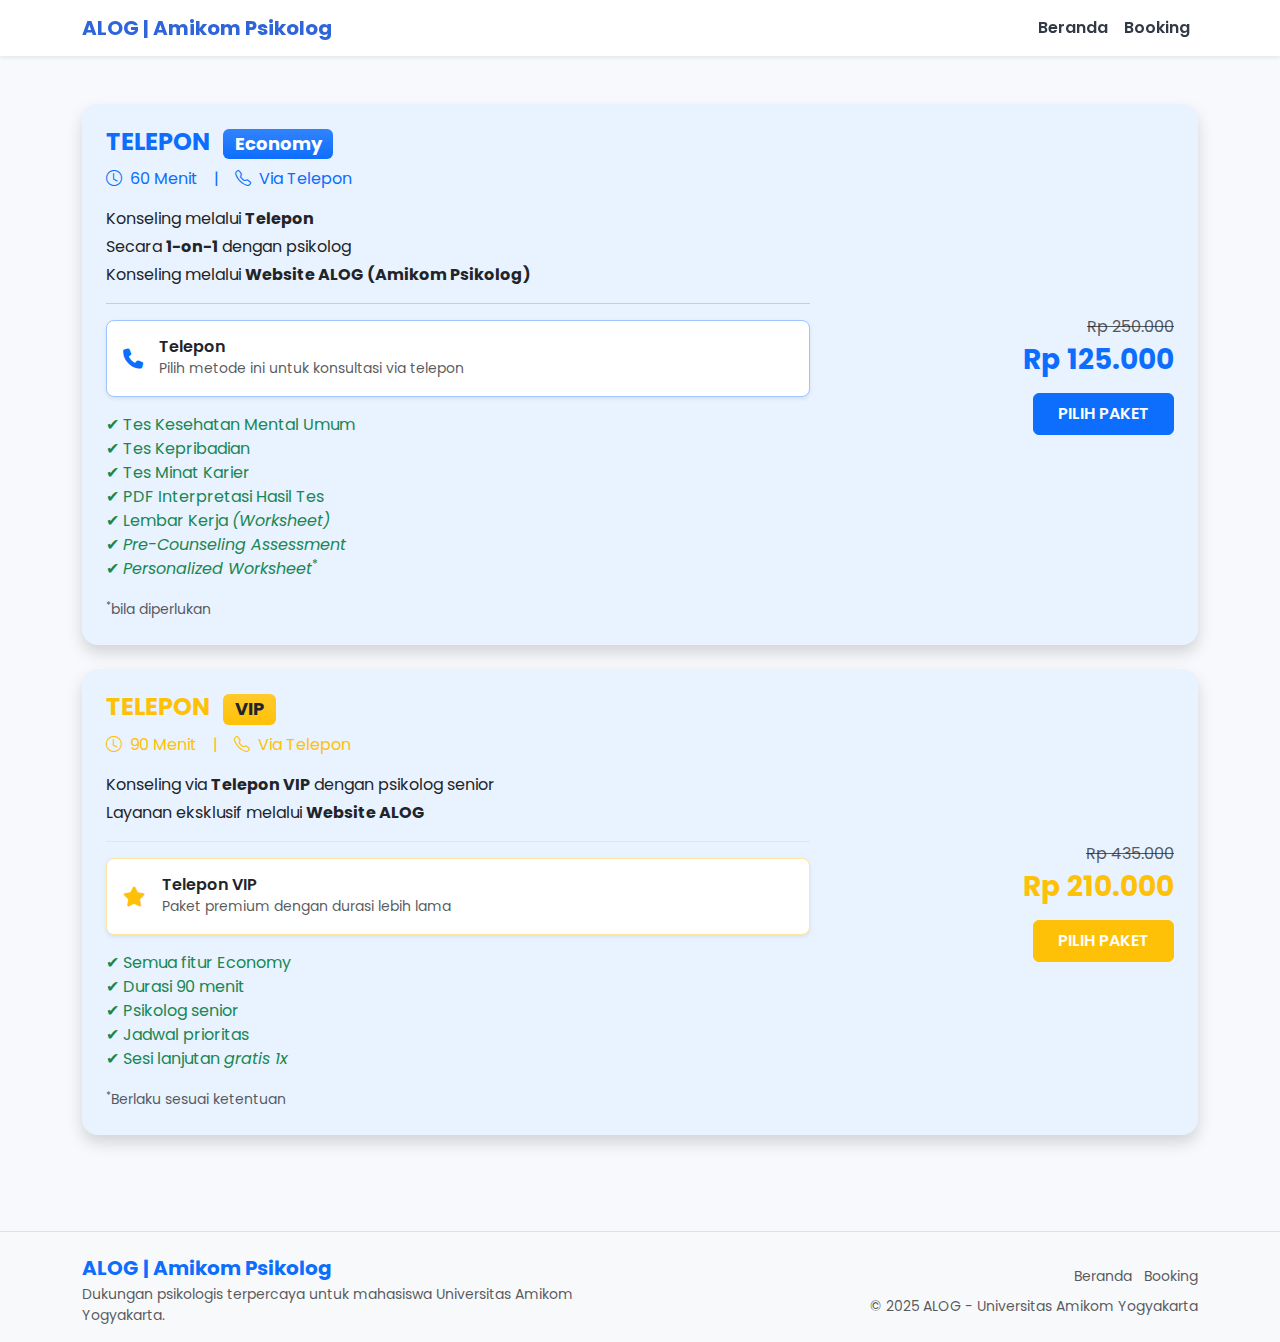
<file: Paket_Telpon.html>
<!DOCTYPE html>
<html lang="id">
<head>
  <meta charset="UTF-8" />
  <meta name="viewport" content="width=device-width, initial-scale=1.0" />
  <title>Paket Chat</title>

  <!-- Bootstrap CSS -->
  <link href="https://cdn.jsdelivr.net/npm/bootstrap@5.3.3/dist/css/bootstrap.min.css" rel="stylesheet" />
  <link href="https://cdn.jsdelivr.net/npm/bootstrap-icons@1.10.5/font/bootstrap-icons.css" rel="stylesheet">
  <link href="https://cdnjs.cloudflare.com/ajax/libs/font-awesome/6.5.0/css/all.min.css" rel="stylesheet">
  <link rel="stylesheet" href="style.css">

  <!-- Google Fonts (Poppins) -->
  <link rel="preconnect" href="https://fonts.googleapis.com">
  <link rel="preconnect" href="https://fonts.gstatic.com" crossorigin>
  <link href="https://fonts.googleapis.com/css2?family=Poppins:wght@400;600;700&display=swap" rel="stylesheet">

</head>
<body>


<nav class="navbar navbar-expand-lg bg-body-tertiary shadow-sm sticky-top">
  <div class="container">
    <a class="navbar-brand fw-bold text-primary" href="index.html">ALOG | Amikom Psikolog</a>
    <button class="navbar-toggler" type="button" data-bs-toggle="collapse" data-bs-target="#navbarNav">
      <span class="navbar-toggler-icon"></span>
    </button>
    <div class="collapse navbar-collapse" id="navbarNav">
      <ul class="navbar-nav ms-auto fw-semibold">
        <li class="nav-item"><a class="nav-link" href="index.html">Beranda</a></li>
        <li class="nav-item"><a class="nav-link" href="layanan.html">Booking</a></li>
      </ul>
    </div>
  </div>
</nav>


<div class="container my-5">

  <!-- Paket 1: Telepon Economy -->
  <div class="card card-custom shadow rounded-4 p-4 mb-4">
    <div class="row">
      <div class="col-md-8">
        <h4 class="fw-bold text-primary">
          TELEPON
          <span class="badge bg-primary bg-gradient ms-2">Economy</span>
        </h4>
        <div class="d-flex align-items-center mt-2 mb-3 text-primary">
          <i class="bi bi-clock me-2"></i> 60 Menit
          <span class="mx-3">|</span>
          <i class="bi bi-telephone me-2"></i> Via Telepon
        </div>
        <p class="mb-1 text-dark">Konseling melalui <strong>Telepon</strong></p>
        <p class="mb-1 text-dark">Secara <strong>1-on-1</strong> dengan psikolog</p>
        <p class="mb-3 text-dark">Konseling melalui <strong>Website ALOG (Amikom Psikolog)</strong></p>
        <hr class="text-primary">

        <div class="card shadow-sm p-3 mb-3 rounded-3 border border-primary-subtle metode-kontak">
          <div class="d-flex align-items-center">
            <i class="fas fa-phone fa-lg text-primary me-3"></i>
            <div>
              <h6 class="mb-0 fw-semibold">Telepon</h6>
              <small class="text-muted">Pilih metode ini untuk konsultasi via telepon</small>
            </div>
          </div>
        </div>

        <ul class="list-unstyled text-success mb-3">
          <li>✔ Tes Kesehatan Mental Umum</li>
          <li>✔ Tes Kepribadian</li>
          <li>✔ Tes Minat Karier</li>
          <li>✔ PDF Interpretasi Hasil Tes</li>
          <li>✔ Lembar Kerja <em>(Worksheet)</em></li>
          <li>✔ <em>Pre-Counseling Assessment</em></li>
          <li>✔ <em>Personalized Worksheet</em><sup>*</sup></li>
        </ul>
        <small class="text-muted"><sup>*</sup>bila diperlukan</small>
      </div>

      <div class="col-md-4 text-md-end text-center d-flex flex-column justify-content-center align-items-end">
        <p class="text-decoration-line-through text-muted mb-1">Rp 250.000</p>
        <h3 class="text-primary fw-bold mb-3">Rp 125.000</h3>
        <a href="pilihan_dokter_telephon.html" class="btn btn-primary fw-semibold px-4 py-2">PILIH PAKET</a>
      </div>
    </div>
  </div>

  <!-- Paket 2: Telepon VIP -->
  <div class="card card-custom shadow rounded-4 p-4">
    <div class="row">
      <div class="col-md-8">
        <h4 class="fw-bold text-warning">
          TELEPON
          <span class="badge bg-warning text-dark bg-gradient ms-2">VIP</span>
        </h4>
        <div class="d-flex align-items-center mt-2 mb-3 text-warning">
          <i class="bi bi-clock me-2"></i> 90 Menit
          <span class="mx-3">|</span>
          <i class="bi bi-telephone me-2"></i> Via Telepon
        </div>
        <p class="mb-1 text-dark">Konseling via <strong>Telepon VIP</strong> dengan psikolog senior</p>
        <p class="mb-3 text-dark">Layanan eksklusif melalui <strong>Website ALOG</strong></p>
        <hr class="text-warning">

        <div class="card shadow-sm p-3 mb-3 rounded-3 border border-warning-subtle metode-kontak">
          <div class="d-flex align-items-center">
            <i class="fas fa-star fa-lg text-warning me-3"></i>
            <div>
              <h6 class="mb-0 fw-semibold">Telepon VIP</h6>
              <small class="text-muted">Paket premium dengan durasi lebih lama</small>
            </div>
          </div>
        </div>

        <ul class="list-unstyled text-success mb-3">
          <li>✔ Semua fitur Economy</li>
          <li>✔ Durasi 90 menit</li>
          <li>✔ Psikolog senior</li>
          <li>✔ Jadwal prioritas</li>
          <li>✔ Sesi lanjutan <em>gratis 1x</em></li>
        </ul>
        <small class="text-muted"><sup>*</sup>Berlaku sesuai ketentuan</small>
      </div>

      <div class="col-md-4 text-md-end text-center d-flex flex-column justify-content-center align-items-end">
        <p class="text-decoration-line-through text-muted mb-1">Rp 435.000</p>
        <h3 class="text-warning fw-bold mb-3">Rp 210.000</h3>
        <a href="pilihan_dokter_telephon.html" class="btn btn-warning fw-semibold px-4 py-2 text-white">PILIH PAKET</a>
      </div>
    </div>
  </div>

</div>

<footer class="bg-light border-top mt-5 pt-4 pb-3">
  <div class="container">
    <div class="row align-items-center text-center text-md-start">
      
      <div class="col-md-6 mb-3 mb-md-0">
        <h5 class="fw-bold text-primary mb-1">ALOG | Amikom Psikolog</h5>
        <p class="text-muted small mb-0">Dukungan psikologis terpercaya untuk mahasiswa Universitas Amikom Yogyakarta.</p>
      </div>
      
      <div class="col-md-6 text-md-end">
        <ul class="list-inline mb-2">
          <li class="list-inline-item"><a href="#hero" class="text-decoration-none text-muted small">Beranda</a></li>
          <li class="list-inline-item"><a href="layanan.html" class="text-decoration-none text-muted small">Booking</a></li>
        </ul>
        <p class="text-muted small mb-0">&copy; 2025 ALOG - Universitas Amikom Yogyakarta</p>
      </div>
    </div>
  </div>
</footer>

</body>
</html>
</file>
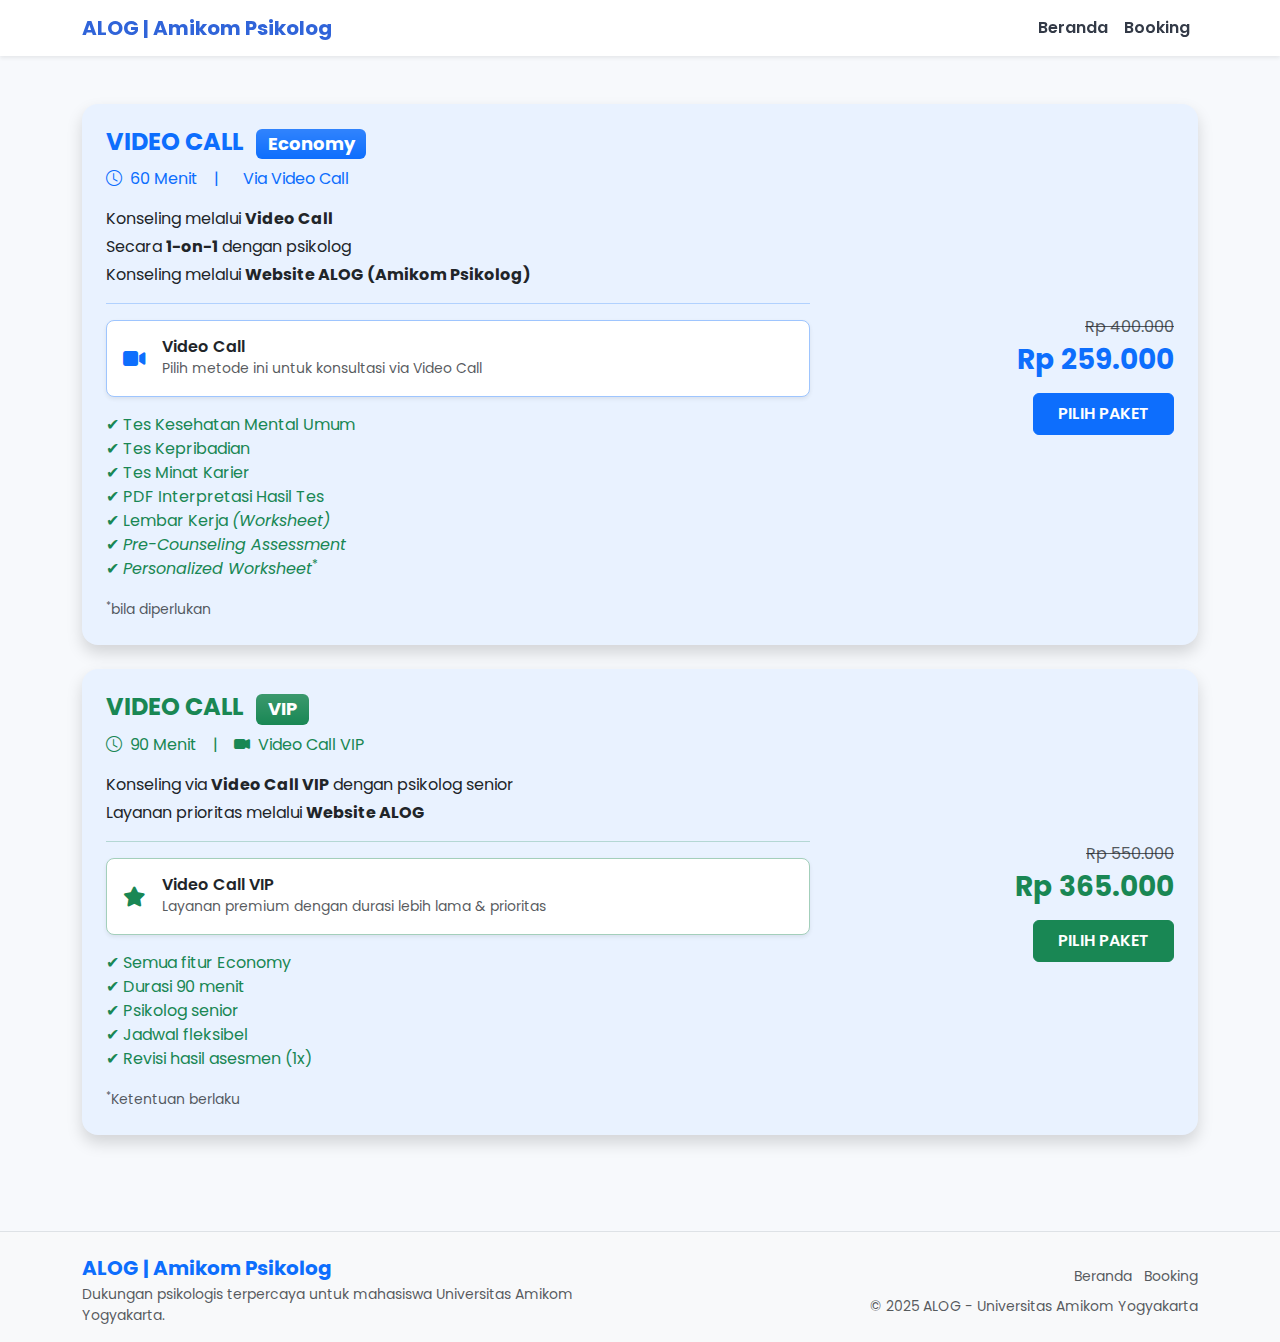
<file: Paket_Videocall.html>
<!DOCTYPE html>
<html lang="id">
<head>
  <meta charset="UTF-8" />
  <meta name="viewport" content="width=device-width, initial-scale=1.0" />
  <title>Paket Chat</title>

  <!-- Bootstrap CSS -->
  <link href="https://cdn.jsdelivr.net/npm/bootstrap@5.3.3/dist/css/bootstrap.min.css" rel="stylesheet" />
  <link href="https://cdn.jsdelivr.net/npm/bootstrap-icons@1.10.5/font/bootstrap-icons.css" rel="stylesheet">
  <link href="https://cdnjs.cloudflare.com/ajax/libs/font-awesome/6.5.0/css/all.min.css" rel="stylesheet">
  <link rel="stylesheet" href="style.css">

  <!-- Google Fonts (Poppins) -->
  <link rel="preconnect" href="https://fonts.googleapis.com">
  <link rel="preconnect" href="https://fonts.gstatic.com" crossorigin>
  <link href="https://fonts.googleapis.com/css2?family=Poppins:wght@400;600;700&display=swap" rel="stylesheet">

</head>
<body>

<!-- Navbar -->
<nav class="navbar navbar-expand-lg bg-body-tertiary shadow-sm sticky-top">
  <div class="container">
    <a class="navbar-brand fw-bold text-primary" href="index.html">ALOG | Amikom Psikolog</a>
    <button class="navbar-toggler" type="button" data-bs-toggle="collapse" data-bs-target="#navbarNav">
      <span class="navbar-toggler-icon"></span>
    </button>
    <div class="collapse navbar-collapse" id="navbarNav">
      <ul class="navbar-nav ms-auto fw-semibold">
        <li class="nav-item"><a class="nav-link" href="index.html">Beranda</a></li>
        <li class="nav-item"><a class="nav-link" href="layanan.html">Booking</a></li>
      </ul>
    </div>
  </div>
</nav>


<div class="container my-5">

  <!-- Paket 1: Video Call Economy -->
  <div class="card card-custom shadow rounded-4 p-4 mb-4">
    <div class="row">
      <div class="col-md-8">
        <h4 class="fw-bold text-primary">
          VIDEO CALL
          <span class="badge bg-primary bg-gradient ms-2">Economy</span>
        </h4>
        <div class="d-flex align-items-center mt-2 mb-3 text-primary">
          <i class="bi bi-clock me-2"></i> 60 Menit
          <span class="mx-3">|</span>
          <i class="bi bi-video me-2"></i> Via Video Call
        </div>

        <p class="mb-1 text-dark">Konseling melalui <strong>Video Call</strong></p>
        <p class="mb-1 text-dark">Secara <strong>1-on-1</strong> dengan psikolog</p>
        <p class="mb-3 text-dark">Konseling melalui <strong>Website ALOG (Amikom Psikolog)</strong></p>
        <hr class="text-primary">

        <div class="card shadow-sm p-3 mb-3 rounded-3 border border-primary-subtle metode-kontak">
          <div class="d-flex align-items-center">
            <i class="fas fa-video fa-lg text-primary me-3"></i>
            <div>
              <h6 class="mb-0 fw-semibold">Video Call</h6>
              <small class="text-muted">Pilih metode ini untuk konsultasi via Video Call</small>
            </div>
          </div>
        </div>

        <ul class="list-unstyled text-success mb-3">
          <li>✔ Tes Kesehatan Mental Umum</li>
          <li>✔ Tes Kepribadian</li>
          <li>✔ Tes Minat Karier</li>
          <li>✔ PDF Interpretasi Hasil Tes</li>
          <li>✔ Lembar Kerja <em>(Worksheet)</em></li>
          <li>✔ <em>Pre-Counseling Assessment</em></li>
          <li>✔ <em>Personalized Worksheet</em><sup>*</sup></li>
        </ul>
        <small class="text-muted"><sup>*</sup>bila diperlukan</small>
      </div>

      <div class="col-md-4 text-md-end text-center d-flex flex-column justify-content-center align-items-end">
        <p class="text-decoration-line-through text-muted mb-1">Rp 400.000</p>
        <h3 class="text-primary fw-bold mb-3">Rp 259.000</h3>
        <a href="pilihan_dokter_video.html" class="btn btn-primary fw-semibold px-4 py-2">PILIH PAKET</a>
      </div>
    </div>
  </div>

  <!-- Paket 2: Video Call VIP -->
  <div class="card card-custom shadow rounded-4 p-4">
    <div class="row">
      <div class="col-md-8">
        <h4 class="fw-bold text-success">
          VIDEO CALL
          <span class="badge bg-success text-white bg-gradient ms-2">VIP</span>
        </h4>
        <div class="d-flex align-items-center mt-2 mb-3 text-success">
          <i class="bi bi-clock me-2"></i> 90 Menit
          <span class="mx-3">|</span>
          <i class="bi bi-camera-video-fill me-2"></i> Video Call VIP
        </div>

        <p class="mb-1 text-dark">Konseling via <strong>Video Call VIP</strong> dengan psikolog senior</p>
        <p class="mb-3 text-dark">Layanan prioritas melalui <strong>Website ALOG</strong></p>
        <hr class="text-success">

        <div class="card shadow-sm p-3 mb-3 rounded-3 border border-success-subtle metode-kontak">
          <div class="d-flex align-items-center">
            <i class="fas fa-star fa-lg text-success me-3"></i>
            <div>
              <h6 class="mb-0 fw-semibold">Video Call VIP</h6>
              <small class="text-muted">Layanan premium dengan durasi lebih lama & prioritas</small>
            </div>
          </div>
        </div>

        <ul class="list-unstyled text-success mb-3">
          <li>✔ Semua fitur Economy</li>
          <li>✔ Durasi 90 menit</li>
          <li>✔ Psikolog senior</li>
          <li>✔ Jadwal fleksibel</li>
          <li>✔ Revisi hasil asesmen (1x)</li>
        </ul>
        <small class="text-muted"><sup>*</sup>Ketentuan berlaku</small>
      </div>

      <div class="col-md-4 text-md-end text-center d-flex flex-column justify-content-center align-items-end">
        <p class="text-decoration-line-through text-muted mb-1">Rp 550.000</p>
        <h3 class="text-success fw-bold mb-3">Rp 365.000</h3>
        <a href="pilihan_dokter_video.html" class="btn btn-success fw-semibold px-4 py-2 text-white">PILIH PAKET</a>
      </div>
    </div>
  </div>

</div>

<footer class="bg-light border-top mt-5 pt-4 pb-3">
  <div class="container">
    <div class="row align-items-center text-center text-md-start">
      
      <div class="col-md-6 mb-3 mb-md-0">
        <h5 class="fw-bold text-primary mb-1">ALOG | Amikom Psikolog</h5>
        <p class="text-muted small mb-0">Dukungan psikologis terpercaya untuk mahasiswa Universitas Amikom Yogyakarta.</p>
      </div>
      
      <div class="col-md-6 text-md-end">
        <ul class="list-inline mb-2">
          <li class="list-inline-item"><a href="#hero" class="text-decoration-none text-muted small">Beranda</a></li>
          <li class="list-inline-item"><a href="layanan.html" class="text-decoration-none text-muted small">Booking</a></li>
        </ul>
        <p class="text-muted small mb-0">&copy; 2025 ALOG - Universitas Amikom Yogyakarta</p>
      </div>
    </div>
  </div>
</footer>

</body>
</html>
</file>
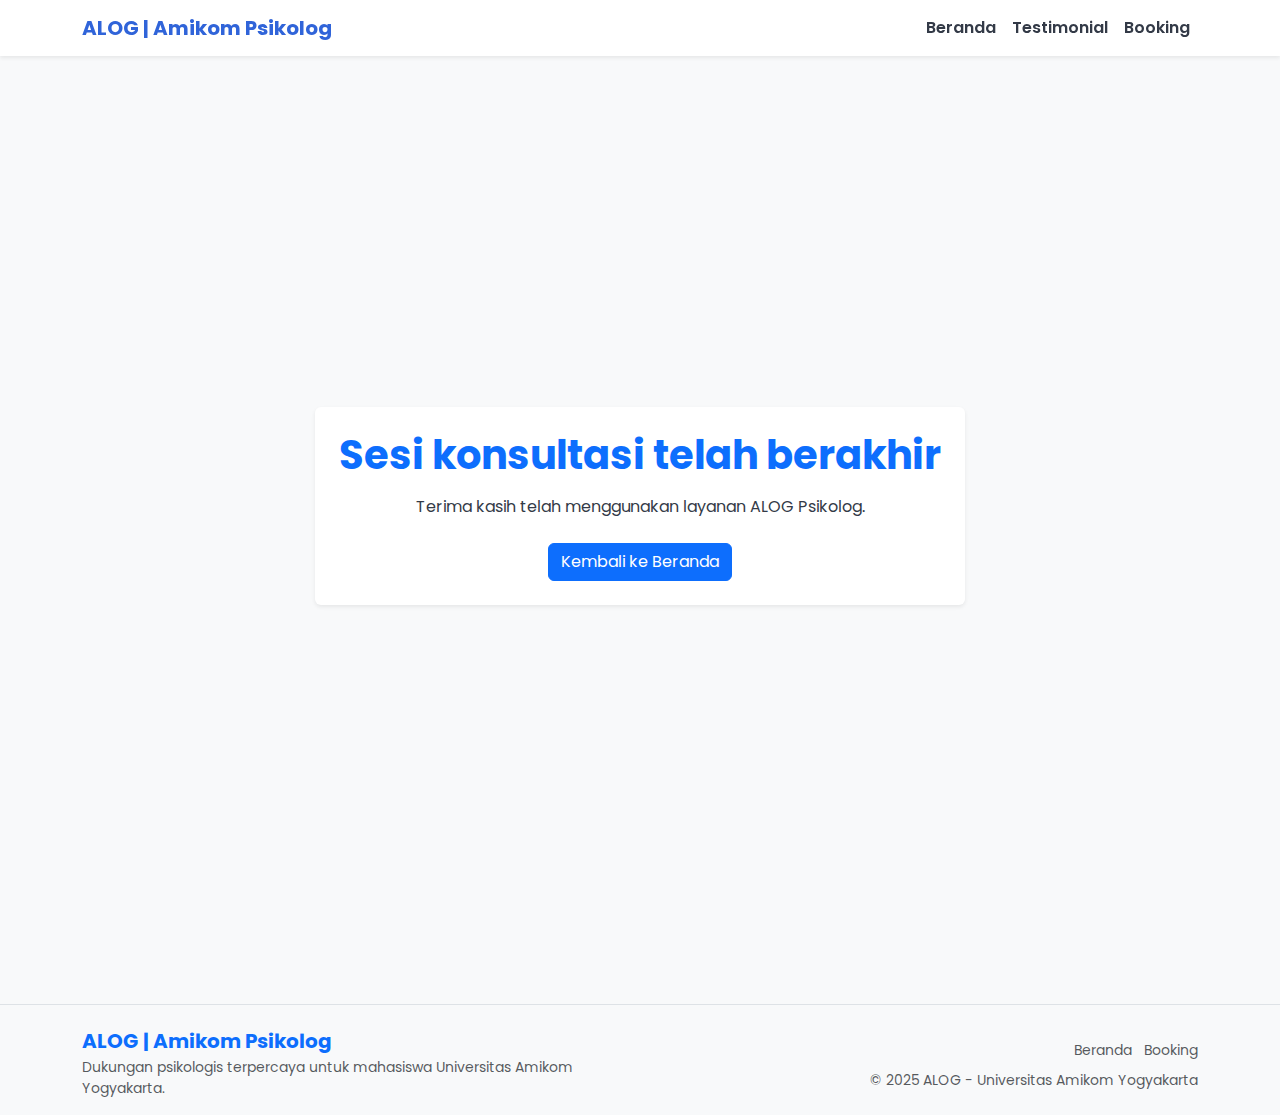
<file: selesai.html>
<!doctype html>
<html lang="id">
<head>
  <meta charset="utf-8">
  <meta name="viewport" content="width=device-width, initial-scale=1">
  <title>Homepage ALOG | Amikom Psikolog</title>

  <link href="https://cdn.jsdelivr.net/npm/bootstrap@5.3.3/dist/css/bootstrap.min.css" rel="stylesheet">
  <link rel="stylesheet" href="style.css">
  <link rel="preconnect" href="https://fonts.googleapis.com">
  <link rel="preconnect" href="https://fonts.gstatic.com" crossorigin>
  <link href="https://fonts.googleapis.com/css2?family=Poppins:wght@400;600;700&display=swap" rel="stylesheet">
</head>
<body class="bg-light">

  <!-- NAVBAR -->
  <nav class="navbar navbar-expand-lg bg-body-tertiary shadow-sm sticky-top">
    <div class="container">
      <a class="navbar-brand fw-bold text-primary" href="index.html">ALOG | Amikom Psikolog</a>
      <button class="navbar-toggler" type="button" data-bs-toggle="collapse" data-bs-target="#navbarNav">
        <span class="navbar-toggler-icon"></span>
      </button>
      <div class="collapse navbar-collapse" id="navbarNav">
        <ul class="navbar-nav ms-auto fw-semibold">
          <li class="nav-item"><a class="nav-link" href="#hero">Beranda</a></li>
          <li class="nav-item"><a class="nav-link" href="#testimonials">Testimonial</a></li>
          <li class="nav-item"><a class="nav-link" href="layanan.html">Booking</a></li>
        </ul>
      </div>
    </div>
  </nav>

  <!-- KONTEN TENGAH -->
  <main class="d-flex justify-content-center align-items-center vh-100">
    <div class="text-center p-4 bg-white rounded shadow-sm">
      <h1 class="text-primary fw-bold mb-3">Sesi konsultasi telah berakhir</h1>
      <p class="mb-4">Terima kasih telah menggunakan layanan ALOG Psikolog.</p>
      <a href="index.html" class="btn btn-primary">Kembali ke Beranda</a>
    </div>
  </main>

  <!-- FOOTER -->
<footer class="bg-light border-top mt-5 pt-4 pb-3">
  <div class="container">
    <div class="row align-items-center text-center text-md-start">
      
      <div class="col-md-6 mb-3 mb-md-0">
        <h5 class="fw-bold text-primary mb-1">ALOG | Amikom Psikolog</h5>
        <p class="text-muted small mb-0">Dukungan psikologis terpercaya untuk mahasiswa Universitas Amikom Yogyakarta.</p>
      </div>
      
      <div class="col-md-6 text-md-end">
        <ul class="list-inline mb-2">
          <li class="list-inline-item"><a href="#hero" class="text-decoration-none text-muted small">Beranda</a></li>
          <li class="list-inline-item"><a href="layanan.html" class="text-decoration-none text-muted small">Booking</a></li>
        </ul>
        <p class="text-muted small mb-0">&copy; 2025 ALOG - Universitas Amikom Yogyakarta</p>
      </div>
    </div>
  </div>
</footer>

  <script src="https://cdn.jsdelivr.net/npm/bootstrap@5.3.3/dist/js/bootstrap.bundle.min.js"></script>
</body>
</html>
</file>
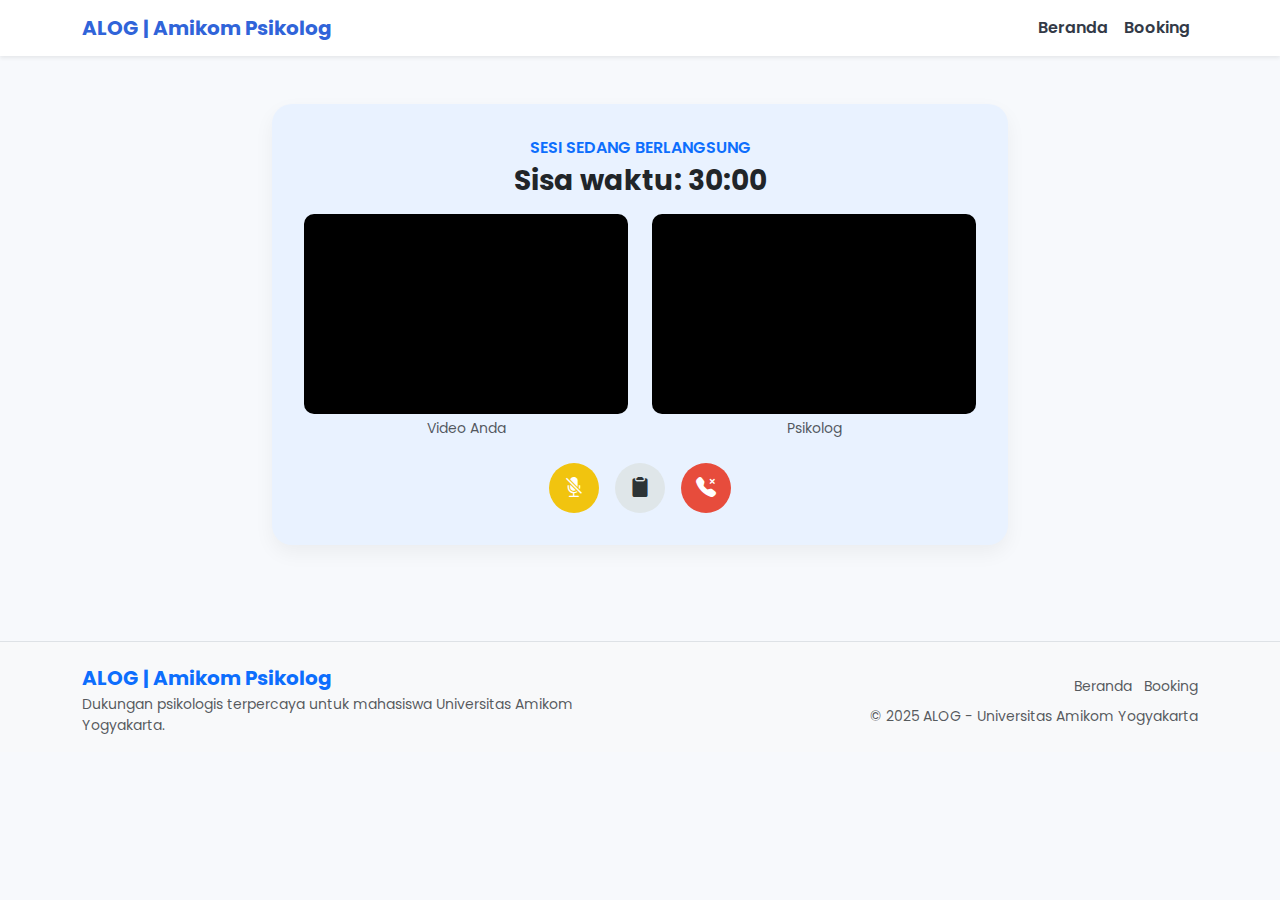
<file: video_call.html>
<!doctype html>
<html lang="id">
<head>
    <meta charset="utf-8">
    <meta name="viewport" content="width=device-width, initial-scale=1">
    <title>Homepage ALOG | Amikom Psikolog</title>
    
    <link href="https://cdn.jsdelivr.net/npm/bootstrap@5.3.3/dist/css/bootstrap.min.css" rel="stylesheet">
    <link rel="stylesheet" href="https://cdn.jsdelivr.net/npm/bootstrap-icons@1.10.5/font/bootstrap-icons.css">

    <link rel="preconnect" href="https://fonts.googleapis.com">
    <link rel="preconnect" href="https://fonts.gstatic.com" crossorigin>
    <link href="https://fonts.googleapis.com/css2?family=Poppins:wght@400;600;700&display=swap" rel="stylesheet">
    <link href="style.css" rel="stylesheet">
</head>
<body>

    <nav class="navbar navbar-expand-lg bg-body-tertiary shadow-sm sticky-top">
        <div class="container">
           <a class="navbar-brand fw-bold text-primary" href="index.html">ALOG | Amikom Psikolog</a>
            <button class="navbar-toggler" type="button" data-bs-toggle="collapse" data-bs-target="#navbarNav">
                <span class="navbar-toggler-icon"></span>
            </button>
            <div class="collapse navbar-collapse" id="navbarNav">
                <ul class="navbar-nav ms-auto fw-semibold">
                    <li class="nav-item"><a class="nav-link" href="index.html">Beranda</a></li>
                    <li class="nav-item"><a class="nav-link" href="layanan.html">Booking</a></li>
                </ul>
            </div>
        </div>
    </nav>

    <main>
        <div class="container my-5">
            <div class="row justify-content-center">
                <div class="col-md-8">
                    <div class="card card-custom d-flex flex-md-row flex-column align-items-center">

                        <!-- Video Call -->
                        <div class="flex-fill text-center mt-4 mt-md-0">
                            <p class="text-primary fw-semibold mb-1">SESI SEDANG BERLANGSUNG</p>
                            <h3 class="fw-bold" id="timer">Sisa waktu: 30:00</h3>
                            <div class="row mt-3">
                                <div class="col-6">
                                    <div class="video-box"></div>
                                    <small class="d-block mt-1 text-muted">Video Anda</small>
                                </div>
                                <div class="col-6">
                                    <div class="video-box"></div>
                                    <small class="d-block mt-1 text-muted">Psikolog</small>
                                </div>
                            </div>
                            <div class="d-flex justify-content-center gap-3 mt-4">
                                <button class="btn btn-circle btn-yellow" title="Mute"><i class="bi bi-mic-mute-fill"></i></button>
                                <button class="btn btn-circle btn-grey" title="Catatan" onclick="toggleCatatan()"><i class="bi bi-clipboard2-fill"></i></button>
                                <button class="btn btn-circle btn-red" title="Akhiri" onclick="akhiriSesi()"><i class="bi bi-telephone-x-fill"></i></button>
                            </div>
                            <div id="note-area" class="mt-4" style="display: none;">
                                <textarea class="form-control" rows="5" placeholder="Tulis catatan Anda di sini..."></textarea>
                            </div>

                        </div>

                    </div>
                </div>
            </div>
        </div>
    </main>

   <footer class="bg-light border-top mt-5 pt-4 pb-3">
  <div class="container">
    <div class="row align-items-center text-center text-md-start">
      
      <div class="col-md-6 mb-3 mb-md-0">
        <h5 class="fw-bold text-primary mb-1">ALOG | Amikom Psikolog</h5>
        <p class="text-muted small mb-0">Dukungan psikologis terpercaya untuk mahasiswa Universitas Amikom Yogyakarta.</p>
      </div>
      
      <div class="col-md-6 text-md-end">
        <ul class="list-inline mb-2">
          <li class="list-inline-item"><a href="#hero" class="text-decoration-none text-muted small">Beranda</a></li>
          <li class="list-inline-item"><a href="layanan.html" class="text-decoration-none text-muted small">Booking</a></li>
        </ul>
        <p class="text-muted small mb-0">&copy; 2025 ALOG - Universitas Amikom Yogyakarta</p>
      </div>
    </div>
  </div>
</footer>

    <script src="https://cdn.jsdelivr.net/npm/bootstrap@5.3.3/dist/js/bootstrap.bundle.min.js"></script>

    <!-- TIMER SCRIPT -->
    <script>
        function toggleCatatan() {
        const noteArea = document.getElementById('note-area');
        noteArea.style.display = noteArea.style.display === 'none' ? 'block' : 'none';
        }

        let totalSeconds = 30 * 60;

        function updateTimer() {
            const minutes = String(Math.floor(totalSeconds / 60)).padStart(2, '0');
            const seconds = String(totalSeconds % 60).padStart(2, '0');
            document.getElementById('timer').textContent = `Sisa waktu: ${minutes}:${seconds}`;

            if (totalSeconds > 0) {
                totalSeconds--;
            } else {
                clearInterval(timerInterval);
                alert('Waktu sesi telah habis.');
                window.location.href = "selesai.html";
            }
        }

        const timerInterval = setInterval(updateTimer, 1000);
        updateTimer();

        function akhiriSesi() {
            const konfirmasi = confirm("Apakah Anda yakin ingin mengakhiri sesi?");
            if (konfirmasi) {
                clearInterval(timerInterval);
                window.location.href = "selesai.html";
            }
        }
    </script>
</body>
</html>
</file>
<file: style.css>
/* === IMPORT FONT === */
@import url('https://fonts.googleapis.com/css2?family=Poppins:wght@400;600;700&display=swap');

/* === GLOBAL STYLES === */
body {
  font-family: 'Poppins', sans-serif;
  background-color: #f7f9fc;
  color: #333A47;
  margin: 0;
  display: flex;
  flex-direction: column;
  min-height: 100vh;
}

html {
  scroll-behavior: smooth;
}

/* === NAVBAR === */
.navbar {
  background-color: #fff !important;
}

.navbar-brand {
  font-weight: bold;
  color: #3064d9 !important;
}

.nav-link {
  color: #333A47 !important;
}

.nav-link:hover {
  color: #4A90E2 !important;
}

/* === VIDEO COMPONENT === */
.card-custom {
  border-radius: 20px;
  box-shadow: 0 8px 20px rgba(0, 0, 0, 0.05);
  padding: 2rem;
  gap: 1.5rem;
  background-color: #e9f2ff;
  border: none;
}

.video-box {
  background: #000;
  border-radius: 10px;
  height: 200px;
  width: 100%;
}

.btn-circle {
  width: 50px;
  height: 50px;
  border-radius: 50%;
  font-size: 20px;
  display: flex;
  justify-content: center;
  align-items: center;
  border: none;
}

.btn-yellow {
  background: #f1c40f;
  color: #fff;
}

.btn-grey {
  background: #dfe6e9;
  color: #2d3436;
}

.btn-red {
  background: #e74c3c;
  color: #fff;
}

/* === VOICE CHAT SESSION === */
.container-box {
  max-width: 900px;
  margin: auto;
  background: #fff;
  border-radius: 20px;
  box-shadow: 0 10px 30px rgba(0, 0, 0, 0.07);
  overflow: hidden;
}

.profile-panel {
  background: #E9EAF4;
  text-align: center;
  padding: 40px 20px;
}

.profile-pic {
  width: 120px;
  height: 120px;
  border-radius: 50%;
  object-fit: cover;
  border: 5px solid #fff;
  margin-bottom: 15px;
}

.doctor-name {
  font-size: 1.5rem;
  font-weight: 600;
}

.doctor-specialty {
  color: #6D7588;
}

.session-panel {
  padding: 40px 20px;
  text-align: center;
}

.session-status {
  color: #4A90E2;
  font-weight: 500;
  margin-bottom: 15px;
}

.timer {
  font-size: 2.5rem;
  font-weight: 700;
  margin-bottom: 30px;
}

.controls button,
.controls a {
  width: 60px;
  height: 60px;
  border-radius: 50%;
  font-size: 1.3rem;
  border: none;
  display: flex;
  justify-content: center;
  align-items: center;
}

.btn-mute {
  background: #ffc107;
  color: #fff;
}

.btn-notes {
  background: #E9EAF4;
  color: #333A47;
}

.btn-end {
  background: #D0021B;
  color: #fff;
}

.btn-end:hover {
  background: #B80017;
}

/* === CHAT SESSION === */
.chat-container {
  display: flex;
  height: calc(100vh - 136px); /* navbar + footer */
}

.session-info-panel {
  width: 250px;
  background-color: #fff;
  padding: 20px;
  border-right: 1px solid #eee;
}

.chat-panel {
  flex: 1;
  display: flex;
  flex-direction: column;
}

.chat-header {
  padding: 15px 20px;
  background: #ffffff;
  border-bottom: 1px solid #ddd;
  font-weight: 600;
  display: flex;
  justify-content: space-between;
  align-items: center;
}

.session-controls {
  display: flex;
  align-items: center;
  gap: 10px;
}

.time-remaining {
  font-size: 0.9rem;
  color: #6c757d;
}

.message-area {
  flex: 1;
  overflow-y: auto;
  padding: 20px;
  background: #f0f2f5;
}

.message-group {
  display: flex;
  gap: 10px;
  margin-bottom: 15px;
}

.message-body {
  background: #fff;
  border-radius: 10px;
  padding: 10px 15px;
  box-shadow: 0 2px 4px rgba(0,0,0,0.05);
  max-width: 400px;
}

.avatar {
  width: 40px;
  height: 40px;
  border-radius: 50%;
}

.chat-input-area {
  padding: 15px 20px;
  background: #fff;
  border-top: 1px solid #ddd;
}

.input-wrapper input {
  width: 100%;
  padding: 10px 15px;
  border-radius: 30px;
  border: 1px solid #ccc;
  outline: none;
}

.doctor-info {
  text-align: center;
}

.doctor-avatar {
  width: 80px;
  height: 80px;
  border-radius: 50%;
  margin-bottom: 10px;
}

.doctor-status {
  font-size: 0.9rem;
  color: green;
}

/* === HOMEPAGE (HERO & ANIMASI) === */
#hero {
  background-color: #f8f9fa;
}

.fade-in {
  animation: fadeInAnimation 1s ease-out forwards;
}

@keyframes fadeInAnimation {
  from {
    opacity: 0;
    transform: translateY(20px);
  }
  to {
    opacity: 1;
    transform: translateY(0);
  }
}

.carousel-caption-custom {
  color: #212529;
  padding: 2rem 3rem;
  margin: auto;
  max-width: 800px;
}

.carousel-control-prev-icon,
.carousel-control-next-icon {
  background-color: rgba(0, 0, 0, 0.5);
  border-radius: 50%;
  padding: 1.2rem;
}

/* === PAKET=== */
.metode-kontak {
  transition: transform 0.2s ease, background-color 0.3s ease;
}

.metode-kontak:hover {
  transform: scale(1.02);
  background-color: #e0f0ff;
}

/* === FOOTER === */
footer {
  text-align: center;
  padding: 1rem 0;
  background: #fff;
  border-top: 1px solid #e0e0e0;
}

footer p {
  margin-bottom: 0;
  color: #888;
  font-size: 0.9rem;
}
</file>
